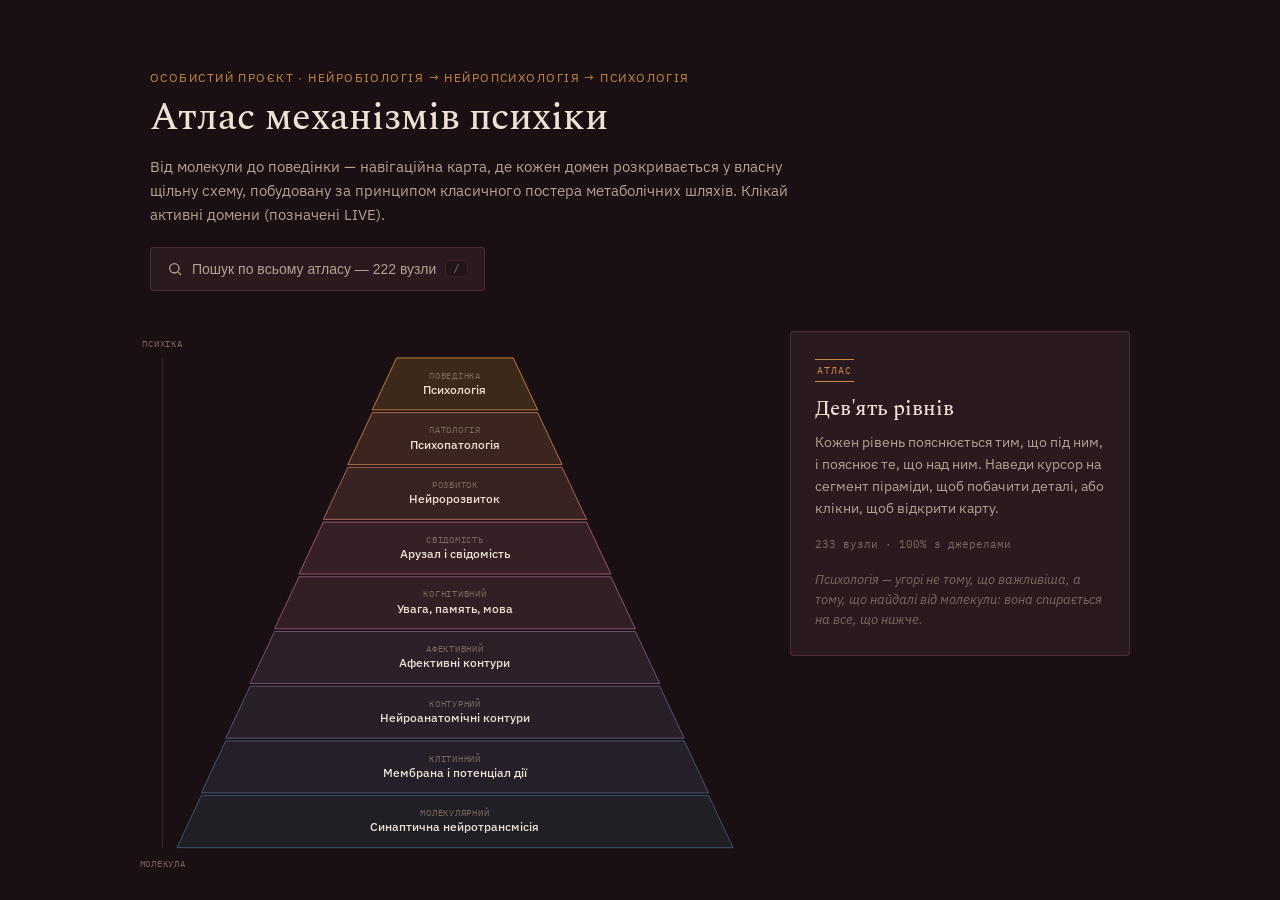
<file: index.html>
<!DOCTYPE html>
<html lang="uk">
<head>
<meta charset="UTF-8">
<meta name="viewport" content="width=device-width, initial-scale=1">
<title>Атлас нейробіології, нейропсихології і психології</title>
<link rel="preconnect" href="https://fonts.googleapis.com">
<link href="https://fonts.googleapis.com/css2?family=Spectral:wght@400;500;600;700&family=IBM+Plex+Sans:wght@400;500;600;700&family=IBM+Plex+Mono:wght@400;500&display=swap" rel="stylesheet">
<style>
:root{--bg:#1a1013;--card:#2b1920;--card-border:#4a2e37;--text:#ede2d3;--text-dim:#b3a292;--text-faint:#7d6a5e;--gold:#c98a3f;--bg-soft:#21151a;--border-soft:#3a2229;--gold-soft:#3d2a1a;}
*{box-sizing:border-box;}
body{margin:0;background:var(--bg);font-family:'IBM Plex Sans',sans-serif;color:var(--text);min-height:100vh;}
header{padding:70px 60px 30px;max-width:1100px;margin:0 auto;}
header .eyebrow{font-size:12px;letter-spacing:.12em;text-transform:uppercase;color:var(--gold);margin-bottom:12px;}
header h1{font-family:'Spectral',serif;font-weight:500;font-size:38px;margin:0 0 14px;line-height:1.15;}
header p{color:var(--text-dim);font-size:15px;line-height:1.6;max-width:640px;margin:0;}

.axis{max-width:1100px;margin:20px auto 90px;padding:0 60px;position:relative;}
.axis::before{content:'';position:absolute;left:88px;top:10px;bottom:10px;width:1px;background:var(--card-border);}
.tier{display:flex;gap:28px;align-items:flex-start;margin-bottom:6px;position:relative;}
.tier-label{width:150px;flex-shrink:0;padding-top:22px;text-align:right;font-size:11px;letter-spacing:.06em;
  text-transform:uppercase;color:var(--text-faint);position:relative;}
.tier-label::after{content:'';position:absolute;right:-42px;top:28px;width:9px;height:9px;border-radius:50%;
  background:var(--gold);}
.cards{display:flex;gap:16px;flex:1;flex-wrap:wrap;padding:8px 0;}
.card{width:220px;background:var(--card);border:1px solid var(--card-border);border-radius:3px;padding:20px;
  text-decoration:none;color:var(--text);transition:border-color .15s, transform .15s;position:relative;}
.card.active:hover{border-color:var(--gold);transform:translateY(-3px);}
.card.disabled{opacity:.4;cursor:default;}
.card h3{font-family:'Spectral',serif;font-weight:500;font-size:16.5px;margin:0 0 8px;}
.card p{font-size:12.5px;color:var(--text-dim);line-height:1.5;margin:0;}
.status{position:absolute;top:16px;right:16px;font-size:9.5px;padding:3px 6px;border-radius:1px;font-family:"IBM Plex Mono",monospace;letter-spacing:.04em;
  text-transform:uppercase;letter-spacing:.05em;}
.status.live{background:none;border:1px solid #7c8f70;color:#9db38f;}
.status.soon{background:rgba(154,160,180,.12);color:var(--text-faint);}

@media (max-width: 640px){
  header{padding:44px 22px 20px;}
  header h1{font-size:28px;}
  header p{font-size:13.5px;}
  .axis{padding:0 22px 0 26px;margin:14px auto 60px;}
  .axis::before{left:8px;}
  .tier{flex-direction:column;gap:6px;margin-bottom:22px;}
  .tier-label{width:auto;text-align:left;padding-top:0;padding-left:22px;position:relative;}
  .tier-label::after{left:-1px;right:auto;top:6px;}
  .cards{padding-left:22px;}
  .card{width:100%;max-width:340px;}
}


/* ============================================================
   ПІРАМІДА — головна навігація атласу.
   Знизу (молекулярний, найширший фундамент) догори
   (психологія, найвужча вершина). Форма несе сенс:
   нижні рівні фізично тримають на собі верхні.
   ============================================================ */
.pyramid-wrap{max-width:1100px;margin:10px auto 80px;padding:0 60px;
  display:grid;grid-template-columns:1fr 340px;gap:48px;align-items:start;}
#pyramid{width:100%;height:auto;overflow:visible;}
#pyramid .seg{cursor:pointer;transition:opacity .18s;}
#pyramid .seg polygon{transition:fill .18s, stroke .18s;}
#pyramid .seg:hover polygon{stroke:var(--gold);stroke-width:1.8;}
#pyramid .seg.dim{opacity:.32;}
#pyramid .seg-label{font-family:'IBM Plex Sans',sans-serif;font-size:13px;font-weight:500;
  fill:var(--text);pointer-events:none;}
#pyramid .seg-tier{font-family:'IBM Plex Mono',monospace;font-size:9.5px;letter-spacing:.09em;
  fill:var(--text-faint);pointer-events:none;text-transform:uppercase;}
#pyramid .axis-line{stroke:var(--card-border);stroke-width:1;}
#pyramid .axis-cap{font-family:'IBM Plex Mono',monospace;font-size:9.5px;letter-spacing:.09em;
  fill:var(--text-faint);text-transform:uppercase;}

.detail{background:var(--card);border:1px solid var(--card-border);border-radius:3px;
  padding:26px 24px;position:sticky;top:30px;min-height:260px;}
.detail .d-tier{font-family:'IBM Plex Mono',monospace;font-size:10px;letter-spacing:.09em;
  text-transform:uppercase;color:var(--gold);border-top:1px solid var(--gold);
  border-bottom:1px solid var(--gold);display:inline-block;padding:4px 2px;margin-bottom:14px;}
.detail h3{font-family:'Spectral',serif;font-weight:500;font-size:21px;margin:0 0 10px;line-height:1.25;}
.detail p{font-size:13.5px;color:var(--text-dim);line-height:1.62;margin:0 0 18px;}
.detail .d-count{font-family:'IBM Plex Mono',monospace;font-size:11px;color:var(--text-faint);
  margin-bottom:18px;}
.detail .d-open{display:inline-flex;align-items:center;gap:8px;padding:10px 16px;
  background:var(--bg-soft);border:1px solid var(--card-border);border-radius:3px;
  color:var(--gold);text-decoration:none;font-size:13px;font-weight:500;transition:.15s;}
.detail .d-open:hover{border-color:var(--gold);background:var(--bg);}
.detail .d-hint{font-size:12.5px;color:var(--text-faint);font-style:italic;line-height:1.6;}

@media (max-width: 900px){
  .pyramid-wrap{grid-template-columns:1fr;gap:26px;padding:0 22px;}
  .detail{position:static;min-height:0;}
}

.gs-trigger{background:var(--card);border:1px solid var(--card-border);color:var(--text-dim);
  border-radius:3px;padding:0 16px;height:44px;font-size:14px;cursor:pointer;display:flex;
  align-items:center;gap:9px;transition:.15s;margin-top:20px;}
.gs-trigger:hover{border-color:var(--gold);color:var(--text);}
.gs-trigger kbd{background:var(--bg-soft);border:1px solid var(--border-soft);border-radius:4px;
  padding:1px 7px;font-size:11px;font-family:monospace;color:var(--text-faint);}
#gs-overlay{position:fixed;inset:0;z-index:100;background:rgba(10,11,17,.75);backdrop-filter:blur(3px);
  display:none;align-items:flex-start;justify-content:center;padding:9vh 20px 20px;}
#gs-overlay.open{display:flex;}
#gs-modal{width:100%;max-width:600px;background:var(--bg-soft);border:1px solid var(--card-border);
  border-radius:4px;box-shadow:0 30px 80px rgba(0,0,0,.5);overflow:hidden;max-height:76vh;
  display:flex;flex-direction:column;}
#gs-input-row{display:flex;align-items:center;gap:10px;padding:16px 18px;border-bottom:1px solid var(--border-soft);}
#gs-input-row svg{flex-shrink:0;opacity:.5;}
#gs-input{flex:1;background:none;border:none;outline:none;color:var(--text);font-size:17px;font-family:'IBM Plex Sans';}
#gs-input::placeholder{color:var(--text-faint);}
#gs-esc{font-size:11px;color:var(--text-faint);border:1px solid var(--border-soft);border-radius:5px;padding:3px 8px;flex-shrink:0;}
#gs-results{overflow-y:auto;padding:8px;}
#gs-results .gs-empty{padding:40px 20px;text-align:center;color:var(--text-faint);font-size:13.5px;}
.gs-item{display:flex;align-items:center;gap:12px;padding:11px 12px;border-radius:3px;cursor:pointer;
  text-decoration:none;color:var(--text);transition:background .1s;}
.gs-item:hover, .gs-item.gs-active{background:var(--card);}
.gs-item .gs-dot{width:9px;height:9px;border-radius:50%;flex-shrink:0;}
.gs-item .gs-body{min-width:0;flex:1;}
.gs-item .gs-label{font-size:14.5px;font-weight:500;margin-bottom:2px;white-space:nowrap;overflow:hidden;text-overflow:ellipsis;}
.gs-item .gs-snippet{font-size:12px;color:var(--text-faint);white-space:nowrap;overflow:hidden;text-overflow:ellipsis;}
.gs-item .gs-domain{font-size:10px;text-transform:uppercase;letter-spacing:.05em;color:var(--gold);
  flex-shrink:0;border:1px solid var(--gold-soft);border-radius:1px;padding:3px 9px;border-top:1px solid var(--gold-soft);border-bottom:1px solid var(--gold-soft);}
mark{background:rgba(201,138,63,.35);color:inherit;border-radius:3px;padding:0 1px;}
@media (max-width: 640px){
  .gs-trigger span.gs-label-text{display:none;}
  #gs-overlay{padding:0;}
  #gs-modal{max-width:100%;height:100%;max-height:100%;border-radius:0;}
  #gs-input{font-size:16px;}
  .gs-item .gs-domain{display:none;}
}
</style>
</head>
<body>

<header>
  <div class="eyebrow">Особистий проєкт · нейробіологія → нейропсихологія → психологія</div>
  <h1>Атлас механізмів психіки</h1>
  <p>Від молекули до поведінки — навігаційна карта, де кожен домен розкривається у власну щільну схему,
  побудовану за принципом класичного постера метаболічних шляхів. Клікай активні домени (позначені LIVE).</p>
  <button class="gs-trigger"><svg width="16" height="16" viewBox="0 0 24 24" fill="none" stroke="currentColor" stroke-width="2"><circle cx="11" cy="11" r="7"/><line x1="21" y1="21" x2="16.65" y2="16.65"/></svg><span class="gs-label-text">Пошук по всьому атласу — 222 вузли</span><kbd>/</kbd></button>
</header>

<div class="pyramid-wrap">

  <svg id="pyramid" viewBox="0 0 660 616" xmlns="http://www.w3.org/2000/svg">
    <!-- вертикальна вісь абстракції -->
    <line class="axis-line" x1="14" y1="30" x2="14" y2="576"/>
    <text class="axis-cap" x="14" y="18" text-anchor="middle">психіка</text>
    <text class="axis-cap" x="14" y="598" text-anchor="middle">молекула</text>
    <g class="seg" data-id="psychology" data-file="psychology_atlas.html" data-tier="Поведінка"
       data-title="Атлас психологічних теорій" data-desc="58 теорій у 13 школах — від психоаналізу до клінічних модальностей. Колір-кодована наукова строгість, містки між школами." data-count="58">
      <polygon points="275.0,30 405.0,30 432.2,88 247.8,88" fill="#c98a3f" fill-opacity="0.20" stroke="#c98a3f" stroke-width="1"/>
      <text class="seg-tier" x="340" y="53" text-anchor="middle">Поведінка</text>
      <text class="seg-label" x="340" y="70" text-anchor="middle">Психологія</text>
    </g>
    <g class="seg" data-id="psychopathology" data-file="psychopathology.html" data-tier="Патологія"
       data-title="Психопатологія як збій контурів" data-desc="Депресія, психоз, тривога, ПТСР, ОКР, залежність, СДУГ, вигорання — кожен розлад як розсинхронізація контурів з нижніх рівнів." data-count="13">
      <polygon points="247.8,91 432.2,91 459.4,149 220.6,149" fill="#c07a52" fill-opacity="0.20" stroke="#c07a52" stroke-width="1"/>
      <text class="seg-tier" x="340" y="114" text-anchor="middle">Патологія</text>
      <text class="seg-label" x="340" y="131" text-anchor="middle">Психопатологія</text>
    </g>
    <g class="seg" data-id="development" data-file="development.html" data-tier="Розвиток"
       data-title="Нейророзвиток" data-desc="Пренатальне формування, критичні й сенситивні періоди, синаптичний прунінг, мієлінізація, когнітивний резерв." data-count="14">
      <polygon points="220.6,152 459.4,152 486.7,210 193.3,210" fill="#b56b62" fill-opacity="0.20" stroke="#b56b62" stroke-width="1"/>
      <text class="seg-tier" x="340" y="175" text-anchor="middle">Розвиток</text>
      <text class="seg-label" x="340" y="192" text-anchor="middle">Нейророзвиток</text>
    </g>
    <g class="seg" data-id="consciousness" data-file="consciousness.html" data-tier="Свідомість"
       data-title="Арузал і свідомість" data-desc="Дві осі свідомості, таламокортикальні петлі, розлади свідомості, конкуруючі теорії (GNWT, IIT, HOT), важка проблема Чалмерса." data-count="15">
      <polygon points="193.3,213 486.7,213 513.9,271 166.1,271" fill="#a45f6e" fill-opacity="0.20" stroke="#a45f6e" stroke-width="1"/>
      <text class="seg-tier" x="340" y="236" text-anchor="middle">Свідомість</text>
      <text class="seg-label" x="340" y="253" text-anchor="middle">Арузал і свідомість</text>
    </g>
    <g class="seg" data-id="cognition" data-file="cognition.html" data-tier="Когнітивний"
       data-title="Увага, память, мова" data-desc="Три мережі уваги за Познером, системи памʼяті, виконавчі функції, зони Брока й Верніке." data-count="13">
      <polygon points="166.1,274 513.9,274 541.1,332 138.9,332" fill="#8f5a76" fill-opacity="0.20" stroke="#8f5a76" stroke-width="1"/>
      <text class="seg-tier" x="340" y="297" text-anchor="middle">Когнітивний</text>
      <text class="seg-label" x="340" y="314" text-anchor="middle">Увага, память, мова</text>
    </g>
    <g class="seg" data-id="affect" data-file="affect.html" data-tier="Афективний"
       data-title="Афективні контури" data-desc="Сім базових емоційних систем Панксеппа, HPA-вісь, каскад кортизолу, алостатичне навантаження." data-count="14">
      <polygon points="138.9,335 541.1,335 568.3,393 111.7,393" fill="#77597c" fill-opacity="0.20" stroke="#77597c" stroke-width="1"/>
      <text class="seg-tier" x="340" y="358" text-anchor="middle">Афективний</text>
      <text class="seg-label" x="340" y="375" text-anchor="middle">Афективні контури</text>
    </g>
    <g class="seg" data-id="circuits" data-file="circuits.html" data-tier="Контурний"
       data-title="Нейроанатомічні контури" data-desc="Коло Папеца, пряма й непряма ланки базальних гангліїв, мезолімбічний і мезокортикальний шляхи, ARAS. Анатомічний макет." data-count="26">
      <polygon points="111.7,396 568.3,396 595.6,454 84.4,454" fill="#5f5b7e" fill-opacity="0.20" stroke="#5f5b7e" stroke-width="1"/>
      <text class="seg-tier" x="340" y="419" text-anchor="middle">Контурний</text>
      <text class="seg-label" x="340" y="436" text-anchor="middle">Нейроанатомічні контури</text>
    </g>
    <g class="seg" data-id="membrane" data-file="membrane.html" data-tier="Клітинний"
       data-title="Мембрана і потенціал дії" data-desc="Потенціал спокою, деполяризація, сальтаторне проведення, LTP/LTD, дорослий нейрогенез." data-count="28">
      <polygon points="84.4,457 595.6,457 622.8,515 57.2,515" fill="#4a5c7c" fill-opacity="0.20" stroke="#4a5c7c" stroke-width="1"/>
      <text class="seg-tier" x="340" y="480" text-anchor="middle">Клітинний</text>
      <text class="seg-label" x="340" y="497" text-anchor="middle">Мембрана і потенціал дії</text>
    </g>
    <g class="seg" data-id="synapse" data-file="synapse.html" data-tier="Молекулярний"
       data-title="Синаптична нейротрансмісія" data-desc="Синтез і деградація дофаміну, серотоніну, ГАМК/глутамату, ацетилхоліну; рецептори, другі посередники, везикулярний цикл." data-count="57">
      <polygon points="57.2,518 622.8,518 650.0,576 30.0,576" fill="#3d5c72" fill-opacity="0.20" stroke="#3d5c72" stroke-width="1"/>
      <text class="seg-tier" x="340" y="541" text-anchor="middle">Молекулярний</text>
      <text class="seg-label" x="340" y="558" text-anchor="middle">Синаптична нейротрансмісія</text>
    </g>
  </svg>

  <aside class="detail" id="detail">
    <div class="d-tier" id="d-tier">Атлас</div>
    <h3 id="d-title">Дев'ять рівнів</h3>
    <p id="d-desc">Кожен рівень пояснюється тим, що під ним, і пояснює те, що над ним. Наведи курсор на сегмент піраміди, щоб побачити деталі, або клікни, щоб відкрити карту.</p>
    <div class="d-count" id="d-count">233 вузли · 100% з джерелами</div>
    <a class="d-open" id="d-open" href="psychology_atlas.html" style="display:none;">Відкрити карту →</a>
    <div class="d-hint" id="d-hint">Психологія — угорі не тому, що важливіша, а тому, що найдалі від молекули: вона спирається на все, що нижче.</div>
  </aside>

</div>

<script>
(function(){
  const detail = {
    tier: document.getElementById('d-tier'),
    title: document.getElementById('d-title'),
    desc: document.getElementById('d-desc'),
    count: document.getElementById('d-count'),
    open: document.getElementById('d-open'),
    hint: document.getElementById('d-hint')
  };
  const segs = document.querySelectorAll('#pyramid .seg');
  const DEFAULT = {
    tier:'Атлас', title:"Дев'ять рівнів",
    desc:'Кожен рівень пояснюється тим, що під ним, і пояснює те, що над ним. Наведи курсор на сегмент піраміди, щоб побачити деталі, або клікни, щоб відкрити карту.',
    count:'233 вузли · 100% з джерелами'
  };

  function show(seg){
    segs.forEach(s => s.classList.toggle('dim', s !== seg));
    detail.tier.textContent = seg.dataset.tier;
    detail.title.textContent = seg.dataset.title;
    detail.desc.textContent = seg.dataset.desc;
    detail.count.textContent = seg.dataset.count + ' вузлів · усі з джерелами';
    detail.open.href = seg.dataset.file;
    detail.open.style.display = 'inline-flex';
    detail.hint.style.display = 'none';
  }
  function reset(){
    segs.forEach(s => s.classList.remove('dim'));
    detail.tier.textContent = DEFAULT.tier;
    detail.title.textContent = DEFAULT.title;
    detail.desc.textContent = DEFAULT.desc;
    detail.count.textContent = DEFAULT.count;
    detail.open.style.display = 'none';
    detail.hint.style.display = 'block';
  }

  segs.forEach(seg => {
    seg.addEventListener('mouseenter', () => show(seg));
    seg.addEventListener('click', () => { window.location.href = seg.dataset.file; });
    // клавіатурна доступність
    seg.setAttribute('tabindex', '0');
    seg.setAttribute('role', 'link');
    seg.addEventListener('focus', () => show(seg));
    seg.addEventListener('keydown', e => {
      if(e.key === 'Enter' || e.key === ' '){ e.preventDefault(); window.location.href = seg.dataset.file; }
    });
  });
  document.getElementById('pyramid').addEventListener('mouseleave', reset);
})();
</script>

<script src="search-index.js"></script>
<script src="global-search.js"></script>
<script>window.addEventListener('load', GlobalSearch.init);</script>
</body>
</html>
</file>
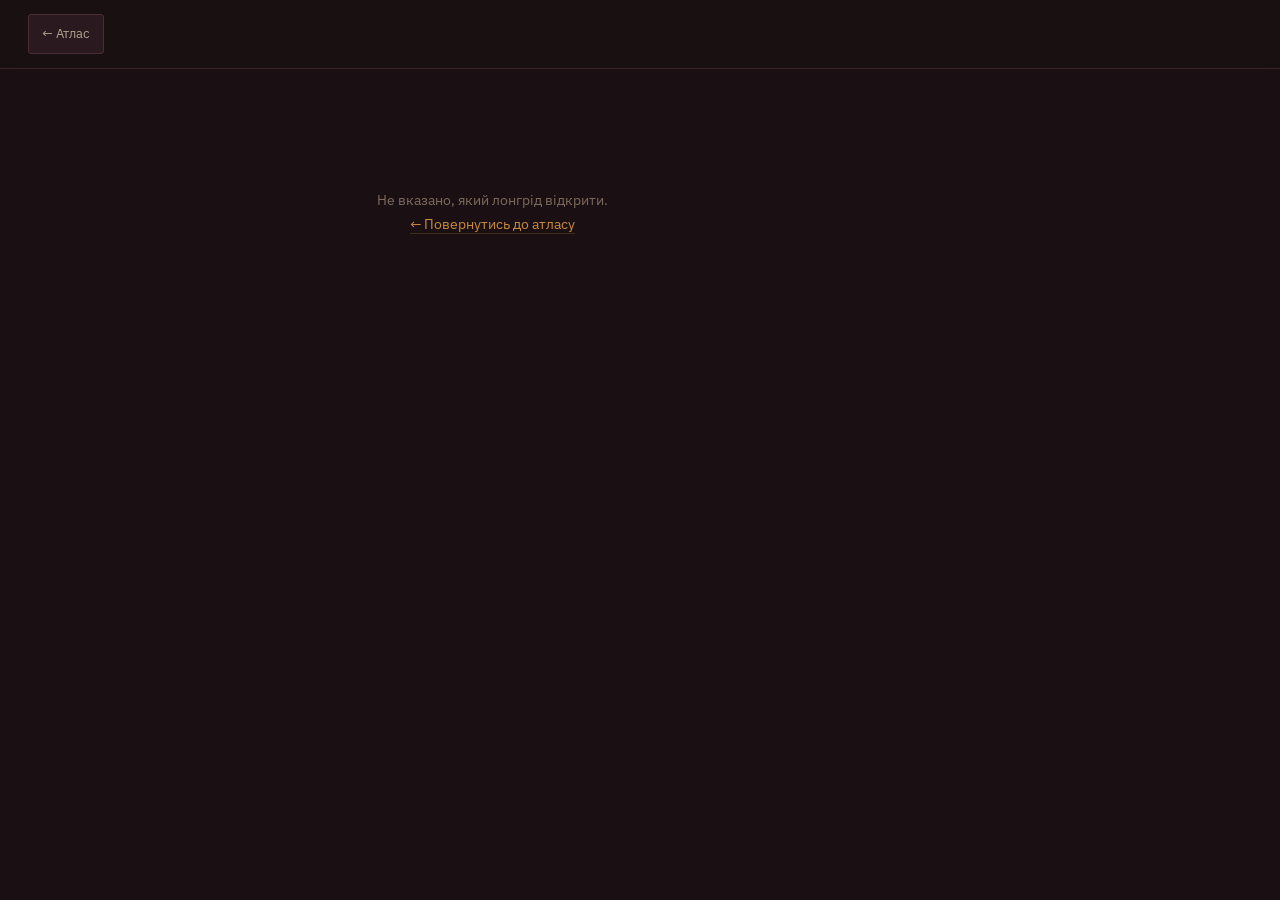
<file: longread.html>
<!DOCTYPE html>
<html lang="uk">
<head>
<meta charset="UTF-8">
<meta name="viewport" content="width=device-width, initial-scale=1">
<title>Лонгрід · Атлас механізмів психіки</title>
<link rel="preconnect" href="https://fonts.googleapis.com">
<link href="https://fonts.googleapis.com/css2?family=Spectral:ital,wght@0,400;0,500;0,600;1,400&family=IBM+Plex+Sans:wght@400;500;600&family=IBM+Plex+Mono:wght@400;500&display=swap" rel="stylesheet">
<style>
:root{
  --bg:#1a1013; --bg-soft:#21151a; --card:#2b1920; --card-border:#4a2e37;
  --border-soft:#3a2229; --text:#ede2d3; --text-dim:#b3a292; --text-faint:#7d6a5e;
  --gold:#c98a3f; --gold-soft:#3d2a1a; --sage:#7c8f70;
}
*{box-sizing:border-box;}
html{scroll-behavior:smooth;}
body{margin:0;background:var(--bg);color:var(--text);font-family:'IBM Plex Sans',sans-serif;
  line-height:1.7;}

/* --- прогрес читання --- */
#progress{position:fixed;top:0;left:0;height:2px;background:var(--gold);z-index:100;width:0;
  transition:width .1s linear;}

/* --- топбар --- */
#top{position:sticky;top:0;z-index:50;display:flex;align-items:center;gap:14px;
  padding:14px 28px;background:rgba(26,16,19,.94);backdrop-filter:blur(8px);
  border-bottom:1px solid var(--border-soft);}
#top a.back{color:var(--text-dim);text-decoration:none;font-size:13px;
  border:1px solid var(--card-border);border-radius:3px;padding:8px 13px;
  background:var(--card);transition:.15s;white-space:nowrap;}
#top a.back:hover{border-color:var(--gold);color:var(--text);}
#top .crumb{font-family:'IBM Plex Mono',monospace;font-size:11px;letter-spacing:.06em;
  text-transform:uppercase;color:var(--text-faint);overflow:hidden;text-overflow:ellipsis;white-space:nowrap;}
#top .crumb a{color:var(--gold);text-decoration:none;}
#top .crumb a:hover{text-decoration:underline;}

/* --- макет: зміст + текст --- */
.wrap{max-width:1180px;margin:0 auto;padding:40px 28px 120px;
  display:grid;grid-template-columns:1fr 240px;gap:56px;align-items:start;}

/* --- сам лонгрід --- */
article{max-width:none;}
article h1{font-family:'Spectral',serif;font-weight:600;font-size:40px;line-height:1.18;
  margin:0 0 10px;letter-spacing:-.01em;}
article .subtitle{font-size:17px;color:var(--text-dim);line-height:1.6;margin:0 0 8px;
  max-width:62ch;}
article .meta{font-family:'IBM Plex Mono',monospace;font-size:11.5px;color:var(--text-faint);
  letter-spacing:.05em;padding-bottom:26px;margin-bottom:34px;border-bottom:1px solid var(--border-soft);}

article h2{font-family:'Spectral',serif;font-weight:600;font-size:27px;line-height:1.28;
  margin:52px 0 16px;scroll-margin-top:80px;}
article h3{font-family:'Spectral',serif;font-weight:500;font-size:20px;line-height:1.35;
  margin:36px 0 12px;color:var(--text);scroll-margin-top:80px;}
article p{font-size:17px;line-height:1.78;color:var(--text-dim);margin:0 0 20px;max-width:66ch;}
article strong{color:var(--text);font-weight:600;}
article em{font-style:italic;}
article a{color:var(--gold);text-decoration:none;border-bottom:1px solid var(--gold-soft);
  transition:border-color .15s;}
article a:hover{border-bottom-color:var(--gold);}

article ul, article ol{max-width:66ch;padding-left:22px;margin:0 0 22px;}
article li{font-size:17px;line-height:1.75;color:var(--text-dim);margin-bottom:9px;}
article li::marker{color:var(--gold);}

article blockquote{margin:28px 0;padding:2px 0 2px 22px;border-left:2px solid var(--gold);
  max-width:64ch;}
article blockquote p{font-family:'Spectral',serif;font-style:italic;font-size:18px;
  color:var(--text);line-height:1.68;}

article code{font-family:'IBM Plex Mono',monospace;font-size:14px;background:var(--card);
  padding:2px 6px;border-radius:2px;color:var(--gold);}
article pre{background:var(--bg-soft);border:1px solid var(--border-soft);border-radius:3px;
  padding:18px;overflow-x:auto;max-width:66ch;margin:0 0 22px;}
article pre code{background:none;padding:0;color:var(--text-dim);font-size:13.5px;line-height:1.6;}

article table{border-collapse:collapse;margin:0 0 26px;font-size:15px;width:100%;max-width:66ch;}
article th{text-align:left;font-family:'IBM Plex Mono',monospace;font-size:11px;
  text-transform:uppercase;letter-spacing:.07em;color:var(--text-faint);font-weight:500;
  padding:10px 14px 10px 0;border-bottom:1px solid var(--card-border);}
article td{padding:12px 14px 12px 0;border-bottom:1px solid var(--border-soft);
  color:var(--text-dim);line-height:1.6;vertical-align:top;}

article hr{border:none;border-top:1px solid var(--border-soft);margin:44px 0;max-width:66ch;}

article img{max-width:100%;height:auto;border:1px solid var(--card-border);border-radius:2px;
  display:block;margin:26px 0 8px;}

/* --- зміст (правий стовпчик) --- */
#toc{position:sticky;top:80px;font-size:13px;}
#toc .toc-title{font-family:'IBM Plex Mono',monospace;font-size:10.5px;letter-spacing:.09em;
  text-transform:uppercase;color:var(--text-faint);margin-bottom:14px;
  padding-bottom:9px;border-bottom:1px solid var(--border-soft);}
#toc a{display:block;color:var(--text-faint);text-decoration:none;padding:6px 0 6px 12px;
  border-left:1px solid var(--border-soft);line-height:1.45;transition:.15s;}
#toc a:hover{color:var(--text-dim);border-left-color:var(--text-faint);}
#toc a.active{color:var(--gold);border-left-color:var(--gold);}
#toc a.lvl3{padding-left:24px;font-size:12px;}

/* --- назад до вузла --- */
.node-link{margin-top:56px;padding:20px 22px;background:var(--card);
  border:1px solid var(--card-border);border-radius:3px;max-width:66ch;}
.node-link .nl-label{font-family:'IBM Plex Mono',monospace;font-size:10.5px;
  letter-spacing:.08em;text-transform:uppercase;color:var(--text-faint);margin-bottom:8px;}
.node-link a{color:var(--gold);text-decoration:none;font-size:15px;font-weight:500;
  border:none;}
.node-link a:hover{text-decoration:underline;}

#loading, #error{padding:80px 0;text-align:center;color:var(--text-faint);font-size:14px;}
#error a{color:var(--gold);}

@media (max-width: 900px){
  .wrap{grid-template-columns:1fr;gap:0;padding:28px 20px 80px;}
  #toc{display:none;}
  article h1{font-size:30px;}
  article h2{font-size:23px;margin:40px 0 14px;}
  article h3{font-size:18px;}
  article p, article li{font-size:16.5px;}
  #top{padding:12px 18px;gap:10px;}
}
</style>
</head>
<body>

<div id="progress"></div>

<div id="top">
  <a class="back" href="neuro_atlas_index.html">← Атлас</a>
  <div class="crumb" id="crumb"></div>
</div>

<div class="wrap">
  <article id="content">
    <div id="loading">Завантажую…</div>
  </article>
  <nav id="toc"></nav>
</div>

<script src="marked.min.js"></script>
<script>
(function(){
  const params = new URLSearchParams(location.search);
  const slug = (params.get('id') || '').replace(/[^a-zA-Z0-9_-]/g, '');  // безпека: тільки безпечні символи

  if(!slug){
    document.getElementById('content').innerHTML =
      '<div id="error">Не вказано, який лонгрід відкрити.<br><a href="neuro_atlas_index.html">← Повернутись до атласу</a></div>';
    return;
  }

  fetch(`longreads/${slug}.md`)
    .then(r => { if(!r.ok) throw new Error('404'); return r.text(); })
    .then(md => render(md))
    .catch(() => {
      document.getElementById('content').innerHTML =
        `<div id="error">Лонгрід «${slug}» ще не написаний.<br><a href="neuro_atlas_index.html">← Повернутись до атласу</a></div>`;
    });

  function render(md){
    // --- frontmatter: --- ключ: значення ---
    let meta = {};
    const fm = md.match(/^---\n([\s\S]*?)\n---\n/);
    if(fm){
      fm[1].split('\n').forEach(line => {
        const i = line.indexOf(':');
        if(i > 0) meta[line.slice(0,i).trim()] = line.slice(i+1).trim();
      });
      md = md.slice(fm[0].length);
    }

    marked.setOptions({ gfm:true, breaks:false, headerIds:false, mangle:false });
    let html = marked.parse(md);

    const art = document.getElementById('content');
    const parts = [];

    if(meta.title) parts.push(`<h1>${esc(meta.title)}</h1>`);
    if(meta.subtitle) parts.push(`<p class="subtitle">${esc(meta.subtitle)}</p>`);

    const metaBits = [];
    if(meta.reading) metaBits.push(esc(meta.reading));
    if(meta.updated) metaBits.push('оновлено ' + esc(meta.updated));
    if(metaBits.length) parts.push(`<div class="meta">${metaBits.join(' · ')}</div>`);

    parts.push(html);

    // Посилання назад на вузол атласу
    if(meta.node && meta.domain){
      const label = meta.node_label || meta.node;
      parts.push(`
        <div class="node-link">
          <div class="nl-label">Вузол в атласі</div>
          <a href="${esc(meta.domain)}#${esc(meta.node)}">${esc(label)} →</a>
        </div>`);
    }

    art.innerHTML = parts.join('\n');

    // Хлібні крихти
    const crumb = document.getElementById('crumb');
    crumb.innerHTML = meta.domain && meta.node_label
      ? `<a href="${esc(meta.domain)}">${esc(meta.domain_label || 'Домен')}</a> · ${esc(meta.node_label)}`
      : (meta.title ? esc(meta.title) : '');

    document.title = (meta.title || 'Лонгрід') + ' · Атлас механізмів психіки';

    buildTOC();
    trackProgress();
  }

  function esc(s){ return String(s).replace(/&/g,'&amp;').replace(/</g,'&lt;').replace(/"/g,'&quot;'); }

  function slugify(t){
    return t.toLowerCase().replace(/[^\wа-яїієґ\s-]/gi,'').trim().replace(/\s+/g,'-');
  }

  function buildTOC(){
    const heads = document.querySelectorAll('article h2, article h3');
    if(!heads.length) return;
    const toc = document.getElementById('toc');
    toc.innerHTML = '<div class="toc-title">Зміст</div>';
    heads.forEach(h => {
      if(!h.id) h.id = slugify(h.textContent);
      const a = document.createElement('a');
      a.href = '#' + h.id;
      a.textContent = h.textContent;
      if(h.tagName === 'H3') a.className = 'lvl3';
      toc.appendChild(a);
    });

    // підсвітка активного розділу
    const links = toc.querySelectorAll('a');
    const obs = new IntersectionObserver(entries => {
      entries.forEach(e => {
        if(e.isIntersecting){
          links.forEach(l => l.classList.toggle('active', l.getAttribute('href') === '#' + e.target.id));
        }
      });
    }, { rootMargin: '-80px 0px -70% 0px' });
    heads.forEach(h => obs.observe(h));
  }

  function trackProgress(){
    const bar = document.getElementById('progress');
    window.addEventListener('scroll', () => {
      const h = document.documentElement.scrollHeight - window.innerHeight;
      bar.style.width = h > 0 ? (window.scrollY / h * 100) + '%' : '0';
    }, { passive: true });
  }
})();
</script>
</body>
</html>
</file>
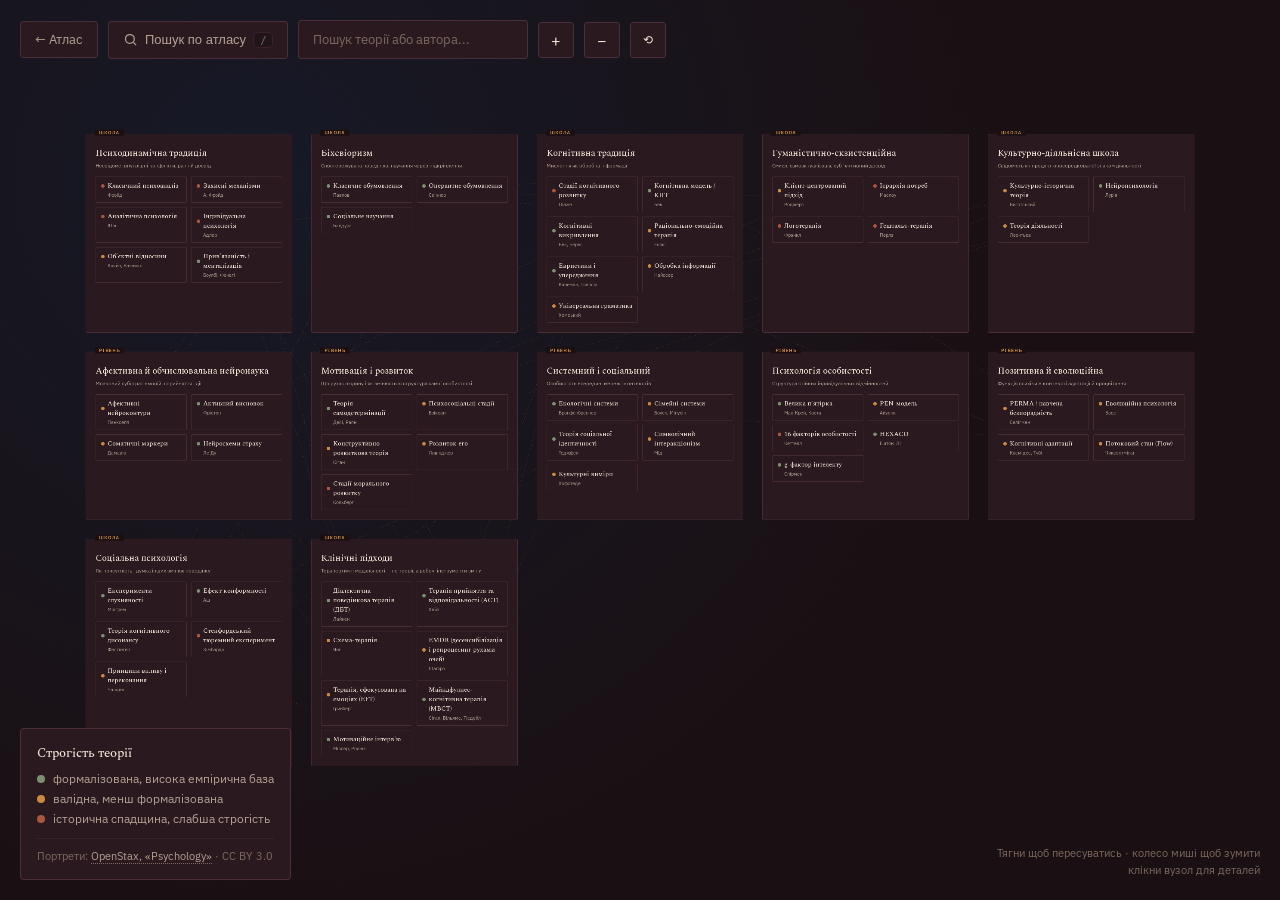
<file: psychology_atlas.html>
<!DOCTYPE html>
<html lang="uk">
<head>
<meta charset="UTF-8">
<meta name="viewport" content="width=device-width, initial-scale=1">
<title>Атлас психологічних теорій</title>
<link rel="preconnect" href="https://fonts.googleapis.com">
<link rel="preconnect" href="https://fonts.gstatic.com" crossorigin>
<link href="https://fonts.googleapis.com/css2?family=Spectral:wght@400;500;600;700&family=IBM+Plex+Sans:wght@400;500;600;700&family=IBM+Plex+Mono:wght@400;500&display=swap" rel="stylesheet">
<style>
:root{
  --bg:#1a1013;
  --bg-grid:#21151a;
  --territory:#2b1920;
  --territory-border:#4a2e37;
  --card:#2b1920;
  --card-border:#4a2e37;
  --text:#ede2d3;
  --text-dim:#b3a292;
  --text-faint:#7d6a5e;
  --gold:#c98a3f;
  --green:#7c8f70;
  --green-dim:#4e5c47;
  --amber:#c98a3f;
  --amber-dim:#7d5a2e;
  --coral:#a8583f;
  --coral-dim:#6b3a2a;
  --bg-soft:#21151a;
  --border-soft:#3a2229;
  --gold-soft:#3d2a1a;
}
*{box-sizing:border-box;}
html,body{margin:0;padding:0;height:100%;background:var(--bg);overflow:hidden;font-family:'IBM Plex Sans',sans-serif;}
#viewport{position:relative;width:100vw;height:100vh;overflow:hidden;cursor:grab;background:
  radial-gradient(circle at 20% 20%, #161927 0%, var(--bg) 60%);}
#viewport.dragging{cursor:grabbing;}
#canvas{position:absolute;top:0;left:0;transform-origin:0 0;will-change:transform;}
.grid{display:grid;grid-template-columns:repeat(5,480px);gap:44px;padding:80px;position:relative;z-index:2;}
.territory{background:var(--territory);border:1px solid var(--territory-border);border-radius:3px;padding:22px;position:relative;}
.territory::before{content:attr(data-tag);position:absolute;top:-11px;left:20px;background:var(--bg);padding:0 10px;
  font-family:'IBM Plex Sans';font-size:11px;letter-spacing:0.12em;text-transform:uppercase;color:var(--gold);font-weight:600;}
.territory h2{font-family:'Spectral',serif;font-weight:500;font-size:21px;color:var(--text);margin:6px 0 4px;}
.territory .sub{font-size:12px;color:var(--text-dim);margin:0 0 16px;line-height:1.5;}
.nodes{display:flex;flex-wrap:wrap;gap:10px;}
.node{width:212px;background:var(--card);border:1px solid var(--card-border);border-radius:2px;padding:10px 12px;
  cursor:pointer;transition:border-color .15s, transform .15s, opacity .2s;}
.node:hover{border-color:var(--gold);transform:translateY(-2px);}
.node.dim{opacity:0.18;}
.node.active{border-color:var(--gold);border-width:1.5px;}
.node-top{display:flex;align-items:center;gap:7px;margin-bottom:3px;}
.dot{width:8px;height:8px;border-radius:50%;flex-shrink:0;}
.dot.green{background:var(--green);}
.dot.amber{background:var(--amber);}
.dot.coral{background:var(--coral);}
.node-name{font-family:'Spectral',serif;font-size:14.5px;color:var(--text);font-weight:500;}
.node-fig{font-size:11px;color:var(--text-dim);margin-left:15px;}
svg#connections{position:absolute;top:0;left:0;pointer-events:none;z-index:1;overflow:visible;}
svg#connections path{fill:none;stroke:var(--gold);stroke-width:1;stroke-dasharray:2 4;opacity:0.35;}

#toolbar{position:fixed;top:20px;left:20px;z-index:10;display:flex;gap:10px;align-items:center;}
#search{background:var(--card);border:1px solid var(--card-border);color:var(--text);border-radius:3px;
  padding:10px 14px;font-family:'IBM Plex Sans';font-size:13px;width:230px;outline:none;}
#search::placeholder{color:var(--text-faint);}
#search:focus{border-color:var(--gold);}
.zoombtn{background:var(--card);border:1px solid var(--card-border);color:var(--text);border-radius:3px;
  width:36px;height:36px;font-size:16px;cursor:pointer;font-family:'IBM Plex Sans';}
.zoombtn:hover{border-color:var(--gold);}

#legend{position:fixed;bottom:20px;left:20px;z-index:10;background:var(--card);border:1px solid var(--card-border);
  border-radius:3px;padding:14px 16px;font-size:12px;color:var(--text-dim);}
#legend .row{display:flex;align-items:center;gap:8px;margin:5px 0;cursor:pointer;}
#legend .title{font-family:'Spectral',serif;font-size:13px;color:var(--text);margin-bottom:8px;font-weight:500;}

#panel{position:fixed;top:0;right:-380px;width:360px;height:100%;background:var(--territory);
  border-left:1px solid var(--territory-border);z-index:20;transition:right .25s ease;padding:32px 28px;overflow-y:auto;}
#panel.open{right:0;}
#panel .close{position:absolute;top:22px;right:22px;background:none;border:none;color:var(--text-dim);
  font-size:20px;cursor:pointer;}
#panel .badge{display:inline-block;font-size:10.5px;letter-spacing:.09em;text-transform:uppercase;
  padding:4px 2px;margin-bottom:14px;font-weight:600;border-top:1px solid currentColor;border-bottom:1px solid currentColor;background:none !important;}
#panel .badge.green{color:var(--green);}
#panel .badge.amber{color:var(--amber);}
#panel .badge.coral{color:var(--coral);}
#panel h3{font-family:'Spectral',serif;font-size:26px;color:var(--text);margin:0 0 4px;font-weight:500;}
#panel .figures{font-size:13px;color:var(--gold);margin-bottom:20px;}

/* ============================================================
   ПОРТРЕТ ПОСТАТІ — з типографічним фолбеком.
   Якщо портрета немає (або зображення не завантажилось),
   показується монограма з ініціалів у стилі атласу.
   Це виглядає як задум, а не як зламана картинка.
   ============================================================ */
#panel .fig-row{display:flex;align-items:center;gap:16px;margin-bottom:22px;}
#panel .fig-portrait{width:74px;height:74px;flex-shrink:0;border-radius:2px;
  border:1px solid var(--card-border);background:var(--bg-soft);overflow:hidden;
  display:flex;align-items:center;justify-content:center;position:relative;}
#panel .fig-portrait img{width:100%;height:100%;object-fit:cover;object-position:center top;
  filter:grayscale(1) contrast(1.05) sepia(.18);}
#panel .fig-portrait .monogram{font-family:'Spectral',serif;font-size:25px;font-weight:600;
  color:var(--gold);letter-spacing:.02em;opacity:.85;}
#panel .fig-portrait::after{content:'';position:absolute;inset:0;pointer-events:none;
  box-shadow:inset 0 0 0 1px rgba(201,138,63,.14);}
#panel .fig-meta{min-width:0;}
#panel .fig-meta .fig-name{font-size:13.5px;color:var(--gold);line-height:1.4;margin-bottom:3px;}
#panel .fig-meta .fig-era{font-family:'IBM Plex Mono',monospace;font-size:11px;color:var(--text-faint);}
#panel .label{font-size:11px;text-transform:uppercase;letter-spacing:.08em;color:var(--text-faint);margin:18px 0 6px;}
#panel p{font-size:14px;line-height:1.6;color:var(--text-dim);margin:0;}
#panel .sources{list-style:none;margin:0;padding:0;}
#panel .sources li{font-size:13px;line-height:1.58;color:var(--text-dim);margin:0 0 11px;padding-left:18px;position:relative;overflow-wrap:break-word;word-break:break-word;}
#panel .sources li::before{content:'—';position:absolute;left:0;color:var(--gold);}
#panel .sources .src-authors{color:var(--text);font-weight:500;}
#panel .sources .src-year{color:var(--text-faint);font-family:'IBM Plex Mono',monospace;}
#panel .sources a{color:var(--gold);text-decoration:none;border-bottom:1px dotted var(--gold-soft);}
#panel .sources a:hover{border-bottom-style:solid;}
#panel .no-sources{font-size:12.5px;color:var(--text-faint);font-style:italic;}
#panel .xref{margin-top:18px;}
#panel .xref-title{font-size:11px;text-transform:uppercase;letter-spacing:.08em;color:var(--text-faint);margin-bottom:9px;}
#panel .xref a{display:block;color:var(--text-dim);text-decoration:none;font-size:13px;padding:8px 12px;
  border:1px solid var(--border-soft);border-radius:3px;margin-bottom:7px;transition:.15s;}
#panel .xref a:hover{border-color:var(--gold);color:var(--text);}
#panel .xref a .arrow{color:var(--gold);float:right;}

#hint{position:fixed;bottom:20px;right:20px;z-index:10;font-size:11px;color:var(--text-faint);text-align:right;
  font-family:'IBM Plex Sans';line-height:1.6;}

.gs-trigger{background:var(--card);border:1px solid var(--card-border);color:var(--text-dim);
  border-radius:3px;padding:0 14px;height:38px;font-size:13px;cursor:pointer;display:flex;
  align-items:center;gap:7px;transition:.15s;white-space:nowrap;}
.gs-trigger:hover{border-color:var(--gold);color:var(--text);}
.gs-trigger kbd{background:var(--bg-soft);border:1px solid var(--border-soft);border-radius:4px;
  padding:1px 6px;font-size:10.5px;font-family:monospace;color:var(--text-faint);}
#gs-overlay{position:fixed;inset:0;z-index:100;background:rgba(10,11,17,.75);backdrop-filter:blur(3px);
  display:none;align-items:flex-start;justify-content:center;padding:9vh 20px 20px;}
#gs-overlay.open{display:flex;}
#gs-modal{width:100%;max-width:600px;background:var(--bg-soft);border:1px solid var(--card-border);
  border-radius:4px;box-shadow:0 30px 80px rgba(0,0,0,.5);overflow:hidden;max-height:76vh;
  display:flex;flex-direction:column;}
#gs-input-row{display:flex;align-items:center;gap:10px;padding:16px 18px;border-bottom:1px solid var(--border-soft);}
#gs-input-row svg{flex-shrink:0;opacity:.5;}
#gs-input{flex:1;background:none;border:none;outline:none;color:var(--text);font-size:17px;font-family:'IBM Plex Sans';}
#gs-input::placeholder{color:var(--text-faint);}
#gs-esc{font-size:11px;color:var(--text-faint);border:1px solid var(--border-soft);border-radius:5px;padding:3px 8px;flex-shrink:0;}
#gs-results{overflow-y:auto;padding:8px;}
#gs-results .gs-empty{padding:40px 20px;text-align:center;color:var(--text-faint);font-size:13.5px;}
.gs-item{display:flex;align-items:center;gap:12px;padding:11px 12px;border-radius:3px;cursor:pointer;
  text-decoration:none;color:var(--text);transition:background .1s;}
.gs-item:hover, .gs-item.gs-active{background:var(--card);}
.gs-item .gs-dot{width:9px;height:9px;border-radius:50%;flex-shrink:0;}
.gs-item .gs-body{min-width:0;flex:1;}
.gs-item .gs-label{font-size:14.5px;font-weight:500;margin-bottom:2px;white-space:nowrap;overflow:hidden;text-overflow:ellipsis;}
.gs-item .gs-snippet{font-size:12px;color:var(--text-faint);white-space:nowrap;overflow:hidden;text-overflow:ellipsis;}
.gs-item .gs-domain{font-size:10px;text-transform:uppercase;letter-spacing:.05em;color:var(--gold);
  flex-shrink:0;border:1px solid var(--gold-soft);border-radius:1px;padding:3px 9px;border-top:1px solid var(--gold-soft);border-bottom:1px solid var(--gold-soft);}
mark{background:rgba(201,138,63,.35);color:inherit;border-radius:3px;padding:0 1px;}
@media (max-width: 640px){
  .gs-trigger span.gs-label-text{display:none;}
  .gs-trigger{padding:0 10px;width:38px;justify-content:center;}
  #gs-overlay{padding:0;}
  #gs-modal{max-width:100%;height:100%;max-height:100%;border-radius:0;}
  #gs-input{font-size:16px;}
  .gs-item .gs-domain{display:none;}
  #toolbar{flex-wrap:wrap;}
}
#legend .attrib{margin-top:12px;padding-top:10px;border-top:1px solid var(--border-soft);
  font-size:10.5px;color:var(--text-faint);line-height:1.5;}
#legend .attrib a{color:var(--text-dim);text-decoration:none;border-bottom:1px dotted var(--text-faint);}
#legend .attrib a:hover{color:var(--gold);border-bottom-color:var(--gold);}
#toolbar a.back{color:var(--text-dim);text-decoration:none;font-size:13px;
  border:1px solid var(--card-border);border-radius:3px;padding:9px 14px;
  background:var(--card);transition:.15s;white-space:nowrap;display:inline-flex;align-items:center;}
#toolbar a.back:hover{border-color:var(--gold);color:var(--text);}
</style>
</head>
<body>

<div id="toolbar">
  <a class="back" href="neuro_atlas_index.html">← Атлас</a>
  <button class="gs-trigger"><svg width="15" height="15" viewBox="0 0 24 24" fill="none" stroke="currentColor" stroke-width="2"><circle cx="11" cy="11" r="7"/><line x1="21" y1="21" x2="16.65" y2="16.65"/></svg><span class="gs-label-text">Пошук по атласу</span><kbd>/</kbd></button>
  <input id="search" placeholder="Пошук теорії або автора...">
  <button class="zoombtn" onclick="zoomBy(1.2)">+</button>
  <button class="zoombtn" onclick="zoomBy(0.8)">−</button>
  <button class="zoombtn" onclick="resetView()" style="width:auto;padding:0 12px;font-size:12px;">⟲</button>
</div>

<div id="legend">
  <div class="title">Строгість теорії</div>
  <div class="row" onclick="filterRigor('green')"><span class="dot green"></span>формалізована, висока емпірична база</div>
  <div class="row" onclick="filterRigor('amber')"><span class="dot amber"></span>валідна, менш формалізована</div>
  <div class="row" onclick="filterRigor('coral')"><span class="dot coral"></span>історична спадщина, слабша строгість</div>
  <div class="attrib">Портрети: <a href="https://openstax.org/details/books/psychology" target="_blank" rel="noopener">OpenStax, «Psychology»</a> · CC BY 3.0</div>
</div>

<div id="hint">Тягни щоб пересуватись · колесо миші щоб зумити<br>клікни вузол для деталей</div>

<div id="panel">
  <button class="close" onclick="closePanel()">×</button>
  <div class="badge" id="p-badge">строгість</div>
  <h3 id="p-name"></h3>
  <div class="fig-row" id="p-figrow"></div>
  <div class="label">Ключова теза</div>
  <p id="p-claim"></p>
  <div class="label">Слабке місце / критика</div>
  <p id="p-critique"></p>
  <div class="label">Джерела</div>
  <div id="p-sources"></div>
  <div class="xref" id="p-xref"></div>
</div>

<div id="viewport">
  <div id="canvas">
    <svg id="connections"></svg>
    <div class="grid" id="grid"></div>
  </div>
</div>

<script>
const DATA = [
{tag:"Школа", name:"Психодинамічна традиція", sub:"Несвідоме, внутрішні конфлікти, ранній досвід", nodes:[
  {id:"freud", name:"Класичний психоаналіз", fig:"Фройд", era:"1856–1939", rigor:"coral", claim:"Поведінка керується несвідомими драйвами і конфліктами, витісненими з дитинства.", critique:"Ненаукова методологія: гіпотези практично не фальсифікуються, клінічні кейси не відтворюються.", sources:[{"authors": "Freud, S.", "year": "1900", "title": "Die Traumdeutung (Тлумачення снів)", "url": ""}]},
  {id:"defenses", name:"Захисні механізми", fig:"А. Фройд", era:"Анна Фройд, 1895–1982", rigor:"coral", claim:"Его несвідомо спотворює реальність, щоб захиститись від тривоги — витіснення, проекція, заперечення, раціоналізація, сублімація та інші механізми діють автоматично, поза свідомим контролем людини.", critique:"Клінічно інтуїтивно переконливі й досі широко використовуються як мова опису в психодинамічній традиції, але емпірично важко операціоналізувати й перевірити — сам факт застосування конкретного механізму часто визначається post-hoc інтерпретацією терапевта, а не незалежним виміром.", sources:[{"authors": "Freud, A.", "year": "1936", "title": "The Ego and the Mechanisms of Defence", "url": ""}], xref:[{"domain": "cognition", "focus": "inhibition", "label": "Гальмівний контроль ПФК"}]},
  {id:"jung", name:"Аналітична психологія", fig:"Юнг", era:"1875–1961", rigor:"coral", claim:"Психіка містить колективне несвідоме з архетипами, спільними для всього людства.", critique:"Архетипи не мають операційного визначення й не піддаються прямій емпіричній перевірці.", sources:[{"authors": "Jung, C.G.", "year": "1921", "title": "Psychologische Typen (Психологічні типи)", "url": ""}]},
  {id:"adler", name:"Індивідуальна психологія", fig:"Адлер", era:"1870–1937", rigor:"coral", claim:"Головна рушійна сила — компенсація почуття неповноцінності через прагнення до переваги.", critique:"Модель надто загальна, пояснює постфактум майже будь-яку поведінку однаково добре.", sources:[{"authors": "Adler, A.", "year": "1927", "title": "Understanding Human Nature", "url": ""}]},
  {id:"objrel", name:"Обʼєктні відносини", fig:"Кляйн, Вінникот", era:"Кляйн 1882–1960 · Вінникот 1896–1971", rigor:"amber", claim:"Особистість формується через інтерналізацію ранніх стосунків зі значущими іншими.", critique:"Клінічно багата, але спирається переважно на case-study, слабко формалізована.", sources:[{"authors": "Winnicott, D.W.", "year": "1965", "title": "The Maturational Processes and the Facilitating Environment", "url": ""}]},
  {id:"attach", name:"Привʼязаність і ментaлізація", fig:"Боулбі, Фонагі", era:"Боулбі 1907–1990", rigor:"green", claim:"Стиль звʼязку з опікуном у дитинстві формує стратегії регуляції афекту й довіри дорослого.", critique:"Стилі привʼязаності менш стабільні протягом життя, ніж початково стверджувалось.", sources:[{"authors": "Bowlby, J.", "year": "1969", "title": "Attachment and Loss, Vol. 1", "url": ""}, {"authors": "Ainsworth, M.D.S. et al.", "year": "1978", "title": "Patterns of Attachment", "url": ""}]}
]},
{tag:"Школа", name:"Біхевіоризм", sub:"Спостережувана поведінка, научання через підкріплення", nodes:[
  {id:"pavlov", name:"Класичне обумовлення", fig:"Павлов", era:"1849–1936", rigor:"green", claim:"Нейтральний стимул набуває реакції через повторне поєднання з безумовним стимулом.", critique:"Пояснює прості асоціативні реакції, але не складну цілеспрямовану поведінку.", sources:[{"authors": "Pavlov, I.P.", "year": "1927", "title": "Conditioned Reflexes", "url": ""}]},
  {id:"skinner", name:"Оперантне обумовлення", fig:"Скіннер", era:"1904–1990", rigor:"green", claim:"Поведінка закріплюється або згасає залежно від наслідків, які вона викликає.", critique:"Свідомо ігнорує внутрішні когнітивні процеси як обʼєкт вивчення.", sources:[{"authors": "Skinner, B.F.", "year": "1938", "title": "The Behavior of Organisms", "url": ""}]},
  {id:"bandura", name:"Соціальне научання", fig:"Бандура", era:"1925–2021", rigor:"green", claim:"Люди навчаються через спостереження за іншими, без прямого підкріплення.", critique:"Місток до когнітивізму — сам Бандура згодом визнав недостатність чистого біхевіоризму.", sources:[{"authors": "Bandura, A.", "year": "1977", "title": "Social Learning Theory", "url": ""}]}
]},
{tag:"Школа", name:"Когнітивна традиція", sub:"Мислення як обробка інформації", nodes:[
  {id:"piaget", name:"Стадії когнітивного розвитку", fig:"Піаже", era:"1896–1980", rigor:"coral", claim:"Дитина проходить чіткі універсальні стадії побудови логічних схем мислення.", critique:"Точні вікові межі стадій не підтвердились крос-культурно; діти здатні на більше раніше.", sources:[{"authors": "Piaget, J.", "year": "1952", "title": "The Origins of Intelligence in Children", "url": ""}]},
  {id:"beck", name:"Когнітивна модель / КПТ", fig:"Бек", era:"1921–2021", rigor:"green", claim:"Емоційні розлади підтримуються викривленими автоматичними думками і схемами.", critique:"Сильна для симптомів, слабша у поясненні глибинних причин розладу.", sources:[{"authors": "Beck, A.T.", "year": "1979", "title": "Cognitive Therapy of Depression", "url": ""}]},
  {id:"distortions", name:"Когнітивні викривлення", fig:"Бек, Бернс", era:"Бернс, нар. 1942", rigor:"green", claim:"Систематичні помилки мислення — катастрофізація, чорно-біле мислення, надмірне узагальнення, читання думок та інші — підтримують емоційні розлади: не самі події, а спотворена інтерпретація подій генерує страждання.", critique:"Список викривлень описовий і категорії частково перетинаються (складно чітко відрізнити 'катастрофізацію' від 'надмірного узагальнення' на практиці); клінічно корисна спільна мова для терапії, але не точна психометрична таксономія.", sources:[{"authors": "Burns, D.D.", "year": "1980", "title": "Feeling Good: The New Mood Therapy", "url": ""}], xref:[{"domain": "psychopathology", "focus": "depression", "label": "Депресія — де викривлення підтримують розлад"}]},
  {id:"ellis", name:"Раціонально-емоційна терапія", fig:"Елліс", era:"1913–2007", rigor:"amber", claim:"Не подія, а ірраціональне переконання про подію викликає страждання.", critique:"Клінічно ефективна, але теоретичний апарат менш операціоналізований, ніж у Бека.", sources:[{"authors": "Ellis, A.", "year": "1962", "title": "Reason and Emotion in Psychotherapy", "url": ""}]},
  {id:"kahneman", name:"Евристики і упередження", fig:"Канеман, Тверскі", era:"Канеман 1934–2024 · Тверскі 1937–1996", rigor:"green", claim:"Мислення працює через дві системи: швидку інтуїтивну і повільну аналітичну.", critique:"Частина класичних ефектів (напр. деякі прайминг-ефекти) не відтворилась у replication-хвилі.", sources:[{"authors": "Tversky, A. & Kahneman, D.", "year": "1974", "title": "Judgment under uncertainty: heuristics and biases", "url": "https://doi.org/10.1126/science.185.4157.1124"}]},
  {id:"neisser", name:"Обробка інформації", fig:"Найссер", era:"1928–2012", rigor:"amber", claim:"Пізнання можна моделювати як послідовність етапів обробки сигналу, як у компʼютері.", critique:"Метафора компʼютера погано описує паралельність і контекстність реального мозку.", sources:[{"authors": "Neisser, U.", "year": "1967", "title": "Cognitive Psychology", "url": ""}]},
  {id:"chomsky", name:"Універсальна граматика", fig:"Хомський", era:"нар. 1928", rigor:"amber", claim:"Здатність засвоювати мову спирається на вроджений, специфічний для мови модуль мозку — саме научання через імітацію й підкріплення цього не пояснює.", critique:"Класична аргументація 'бідності стимулу' оскаржується коннекціоністськими моделями, які показують: частина граматичних закономірностей таки виводима зі самого мовного вводу, без вродженого модуля.", sources:[{"authors": "Chomsky, N.", "year": "1959", "title": "A Review of B.F. Skinner’s Verbal Behavior", "url": "https://doi.org/10.2307/411334"}]}
]},
{tag:"Школа", name:"Гуманістично-екзистенційна", sub:"Смисл, самоактуалізація, субʼєктивний досвід", nodes:[
  {id:"rogers", name:"Клієнт-центрований підхід", fig:"Роджерс", era:"1902–1987", rigor:"amber", claim:"Особистісне зростання відбувається в умовах безумовного прийняття й емпатії.", critique:"Ключові конструкти (конгруентність, самоактуалізація) важко операціоналізувати кількісно.", sources:[{"authors": "Rogers, C.R.", "year": "1951", "title": "Client-Centered Therapy", "url": ""}]},
  {id:"maslow", name:"Ієрархія потреб", fig:"Маслоу", era:"1908–1970", rigor:"coral", claim:"Потреби організовані в жорстку піраміду від базових до потреби самоактуалізації.", critique:"Емпіричні дослідження не підтверджують жорсткого послідовного порядку задоволення потреб.", sources:[{"authors": "Maslow, A.H.", "year": "1943", "title": "A theory of human motivation", "url": "https://doi.org/10.1037/h0054346"}]},
  {id:"frankl", name:"Логотерапія", fig:"Франкл", era:"1905–1997", rigor:"coral", claim:"Головна рушійна сила людини — пошук смислу, а не задоволення чи влада.", critique:"Філософськи потужна, але важко піддається строгій експериментальній перевірці.", sources:[{"authors": "Frankl, V.E.", "year": "1946", "title": "Man’s Search for Meaning", "url": ""}]},
  {id:"perls", name:"Гештальт-терапія", fig:"Перлз", era:"1893–1970", rigor:"coral", claim:"Зцілення відбувається через усвідомлення цілісного досвіду тут-і-зараз.", critique:"Слабка теоретична база, ефективність підтверджена радше клінічно, ніж експериментально.", sources:[{"authors": "Perls, F., Hefferline, R. & Goodman, P.", "year": "1951", "title": "Gestalt Therapy", "url": ""}]}
]},
{tag:"Школа", name:"Культурно-діяльнісна школа", sub:"Свідомість як продукт опосередкованої знаком діяльності", nodes:[
  {id:"vygotsky", name:"Культурно-історична теорія", fig:"Виготський", era:"1896–1934", rigor:"amber", claim:"Вищі психічні функції виникають через інтеріоризацію знаків у соціальній взаємодії.", critique:"Багато ключових понять (зона найближчого розвитку) описові, а не формалізовані математично.", sources:[{"authors": "Vygotsky, L.S.", "year": "1934", "title": "Thought and Language (Мислення і мовлення)", "url": ""}]},
  {id:"luria", name:"Нейропсихологія", fig:"Лурія", era:"1902–1977", rigor:"green", claim:"Психічні функції спираються на динамічні системи мозкових зон, а не локальні центри.", critique:"Метод синдромного аналізу потужний клінічно, але важко стандартизувати між дослідниками.", sources:[{"authors": "Luria, A.R.", "year": "1973", "title": "The Working Brain", "url": ""}]},
  {id:"leontiev", name:"Теорія діяльності", fig:"Леонтьєв", era:"1903–1979", rigor:"amber", claim:"Мотив народжується через зсув на предмет діяльності — потреба стає конкретним мотивом.", critique:"Не пояснює, чому субʼєкт взагалі ініціює рух до предмета без вродженого двигуна.", sources:[{"authors": "Leontiev, A.N.", "year": "1978", "title": "Activity, Consciousness, and Personality", "url": ""}]}
]},
{tag:"Рівень", name:"Афективна й обчислювальна нейронаука", sub:"Мозковий субстрат емоцій, сприйняття і дії", nodes:[
  {id:"panksepp", name:"Афективні нейроконтури", fig:"Панксепп", era:"1943–2017", rigor:"amber", claim:"Існує сім базових емоційних систем, спільних для всіх ссавців, локалізованих підкірково.", critique:"Переважно тваринні моделі; перенесення таксономії емоцій на людину лишається дискусійним.", sources:[{"authors": "Panksepp, J.", "year": "1998", "title": "Affective Neuroscience", "url": "https://doi.org/10.1093/acprof:oso/9780195096736.001.0001"}]},
  {id:"friston", name:"Активний висновок", fig:"Фрістон", era:"нар. 1959", rigor:"green", claim:"Мозок мінімізує вільну енергію, одночасно пояснюючи сприйняття, дію і научання.", critique:"Математично елегантна, але надзвичайно складна для прямої емпіричної перевірки in vivo.", sources:[{"authors": "Friston, K.", "year": "2010", "title": "The free-energy principle: a unified brain theory?", "url": "https://doi.org/10.1038/nrn2787"}]},
  {id:"damasio", name:"Соматичні маркери", fig:"Дамазіо", era:"нар. 1944", rigor:"amber", claim:"Рішення спираються на тілесні емоційні сигнали, а не лише на чисту логіку.", critique:"Гіпотеза соматичних маркерів отримала змішану підтримку в повторних дослідженнях.", sources:[{"authors": "Damasio, A.R.", "year": "1994", "title": "Descartes’ Error", "url": ""}]},
  {id:"ledoux", name:"Нейросхеми страху", fig:"Ле Ду", era:"нар. 1949", rigor:"green", claim:"Страх обробляється швидким підкірковим шляхом до мигдалини, минаючи свідому оцінку.", critique:"Сам Ле Ду згодом розділив 'страх' як відчуття і захисну поведінкову реакцію — початкова модель спрощена.", sources:[{"authors": "LeDoux, J.E.", "year": "1996", "title": "The Emotional Brain", "url": ""}]}
]},
{tag:"Рівень", name:"Мотивація і розвиток", sub:"Що рухає людину і як змінюється структура самої особистості", nodes:[
  {id:"sdt", name:"Теорія самодетермінації", fig:"Десі, Раян", era:"Десі 1942–2025 · Раян, нар. 1953", rigor:"green", claim:"Три вроджені психологічні потреби — автономія, компетентність, звʼязок — рушій мотивації.", critique:"Універсальність потреб крос-культурно підтверджена, але вага кожної потреби варіюється.", sources:[{"authors": "Deci, E.L. & Ryan, R.M.", "year": "2000", "title": "The “what” and “why” of goal pursuits: self-determination theory", "url": "https://doi.org/10.1207/S15327965PLI1104_01"}]},
  {id:"erikson", name:"Психосоціальні стадії", fig:"Еріксон", era:"1902–1994", rigor:"amber", claim:"Особистість проходить вісім криз протягом усього життя, а не лише в дитинстві.", critique:"Стадії описові й лінійні, слабко верифіковані лонгітюдними дослідженнями.", sources:[{"authors": "Erikson, E.H.", "year": "1950", "title": "Childhood and Society", "url": ""}]},
  {id:"kegan", name:"Конструктивно-розвиткова теорія", fig:"Кіган", era:"нар. 1946", rigor:"amber", claim:"Дорослий розвивається через ускладнення того, субʼєктом чого він є, а що може оцінювати.", critique:"Оцінка стадії вимагає трудомісткого якісного інтервʼю, погано масштабується.", sources:[{"authors": "Kegan, R.", "year": "1982", "title": "The Evolving Self", "url": ""}]},
  {id:"loevinger", name:"Розвиток его", fig:"Ловінджер", era:"1918–2008", rigor:"amber", claim:"Его проходить стадії ускладнення від імпульсивного до автономного й інтегрованого.", critique:"Сильно корелює з віком та освітою, важко відділити від загального когнітивного розвитку.", sources:[{"authors": "Loevinger, J.", "year": "1976", "title": "Ego Development", "url": ""}]},
  {id:"kohlberg", name:"Стадії морального розвитку", fig:"Кольберг", era:"1927–1987", rigor:"coral", claim:"Моральне мислення проходить універсальну послідовність стадій — від орієнтації на покарання до принципів справедливості, незалежних від конкретного закону.", critique:"Крос-культурні дослідження й критика Керол Ґілліган показали культурну й гендерну упередженість вищих стадій: те, що Кольберг вважав 'найвищою' мораллю, відображало специфічно західну, індивідуалістичну етику.", sources:[{"authors": "Kohlberg, L.", "year": "1969", "title": "Stage and sequence: the cognitive-developmental approach to socialization", "url": ""}]}
]},
{tag:"Рівень", name:"Системний і соціальний", sub:"Особистість всередині мереж і контекстів", nodes:[
  {id:"bronfenbrenner", name:"Екологічні системи", fig:"Бронфенбреннер", era:"1917–2005", rigor:"green", claim:"Розвиток формується вкладеними системами — від сімʼї до культури й політики.", critique:"Модель радше описова структура, ніж перевіряваний причинний механізм.", sources:[{"authors": "Bronfenbrenner, U.", "year": "1979", "title": "The Ecology of Human Development", "url": ""}]},
  {id:"familysys", name:"Сімейні системи", fig:"Боуен, Мінухін", era:"Боуен 1913–1990 · Мінухін 1921–2017", rigor:"amber", claim:"Симптом одного члена родини часто підтримує баланс усієї сімейної системи.", critique:"Спирається переважно на клінічні спостереження, важко контрольовано перевірити.", sources:[{"authors": "Minuchin, S.", "year": "1974", "title": "Families and Family Therapy", "url": ""}]},
  {id:"tajfel", name:"Теорія соціальної ідентичності", fig:"Теджфел", era:"1919–1982", rigor:"green", claim:"Люди категоризують себе й інших у групи, що впливає на самооцінку й упередження.", critique:"Класичні лабораторні ефекти сильні, але перенесення на реальні конфлікти складніше.", sources:[{"authors": "Tajfel, H. & Turner, J.C.", "year": "1979", "title": "An integrative theory of intergroup conflict", "url": ""}]},
  {id:"mead", name:"Символічний інтеракціонізм", fig:"Мід", era:"1863–1931", rigor:"amber", claim:"Самість формується через прийняття ролі й уявну реакцію узагальненого іншого.", critique:"Якісна соціологічна традиція, важко піддається кількісній перевірці гіпотез.", sources:[{"authors": "Mead, G.H.", "year": "1934", "title": "Mind, Self, and Society", "url": ""}]},
  {id:"hofstede", name:"Культурні виміри", fig:"Хофстеде", era:"1928–2020", rigor:"amber", claim:"Національні культури систематично відрізняються за кількома незалежними вимірами — дистанція влади, індивідуалізм/колективізм, уникнення невизначеності та інші — які передбачають різницю в поведінці на робочому місці й поза ним.", critique:"Дані зібрані переважно серед співробітників однієї корпорації (IBM) в один історичний період; пізніші реплікації показують, що виміри менш стабільні й більш контекстно-залежні, ніж передбачала оригінальна модель.", sources:[{"authors": "Hofstede, G.", "year": "1980", "title": "Culture’s Consequences", "url": ""}]}
]},
{tag:"Рівень", name:"Психологія особистості", sub:"Структура стійких індивідуальних відмінностей", nodes:[
  {id:"bigfive", name:"Велика пʼятірка", fig:"Мак-Крей, Коста", era:"Мак-Крей, нар. 1949", rigor:"green", claim:"Особистість описується пʼятьма стійкими вимірами, відтвореними крос-культурно.", critique:"Описує структуру рис, але слабко пояснює причинні механізми їх походження.", sources:[{"authors": "McCrae, R.R. & Costa, P.T.", "year": "1987", "title": "Validation of the five-factor model of personality across instruments and observers", "url": "https://doi.org/10.1037/0022-3514.52.1.81"}]},
  {id:"eysenck", name:"PEN-модель", fig:"Айзенк", era:"1916–1997", rigor:"amber", claim:"Три базові виміри особистості мають конкретний нейрофізіологічний субстрат збудження.", critique:"Запропоновані мозкові механізми лише частково підтвердились пізнішими дослідженнями.", sources:[{"authors": "Eysenck, H.J.", "year": "1967", "title": "The Biological Basis of Personality", "url": ""}]},
  {id:"cattell", name:"16 факторів особистості", fig:"Кеттелл", era:"1905–1998", rigor:"coral", claim:"Особистість складається із шістнадцяти базових вихідних рис через факторний аналіз.", critique:"Факторна структура погано відтворювалась у незалежних вибірках, витіснена Великою пʼятіркою.", sources:[{"authors": "Cattell, R.B.", "year": "1946", "title": "The Description and Measurement of Personality", "url": ""}]},
  {id:"hexaco", name:"HEXACO", fig:"Ештон, Лі", era:"Ештон і Лі, 2000-ті", rigor:"green", claim:"Шостий фактор чесності-смиренності покращує передбачення антисоціальної поведінки.", critique:"Новіша модель, довгострокова крос-культурна валідизація ще триває.", sources:[{"authors": "Ashton, M.C. & Lee, K.", "year": "2007", "title": "Empirical, theoretical, and practical advantages of the HEXACO model", "url": "https://doi.org/10.1177/1088868306294907"}]},
  {id:"gfactor", name:"g-фактор інтелекту", fig:"Спірмен", era:"Спірмен 1863–1945", rigor:"green", claim:"Продуктивність на будь-якому когнітивному тесті частково пояснюється одним загальним фактором (g) — люди, які добре виконують одне інтелектуальне завдання, як правило, добре виконують і інші, попри цілком різний зміст завдань.", critique:"Сама наявність g — статистично дуже стійка знахідка (факторний аналіз відтворюється понад століття), але інтерпретація того, ЩО саме g відображає — єдину causal причину чи статистичний артефакт агрегації різних здібностей — залишається предметом дискусії й досі.", sources:[{"authors": "Spearman, C.", "year": "1904", "title": "“General intelligence,” objectively determined and measured", "url": "https://doi.org/10.2307/1412107"}], xref:[{"domain": "cognition", "focus": "working-mem", "label": "Робоча память — корелює з g"}]}
]},
{tag:"Рівень", name:"Позитивна й еволюційна", sub:"Функція психіки в контексті адаптації й процвітання", nodes:[
  {id:"seligman", name:"PERMA / навчена безпорадність", fig:"Селігман", era:"нар. 1942", rigor:"amber", claim:"Благополуччя складається з пʼяти вимірів: позитив, залученість, стосунки, смисл, досягнення.", critique:"Модель PERMA більш прескриптивна, ніж емпірично виведена з даних.", sources:[{"authors": "Seligman, M.E.P.", "year": "2011", "title": "Flourish", "url": ""}]},
  {id:"buss", name:"Еволюційна психологія", fig:"Басс", era:"нар. 1953", rigor:"amber", claim:"Багато психологічних механізмів — адаптації, що вирішували проблеми виживання предків.", critique:"Пояснення часто пост-фактум 'just-so stories', важко фальсифікувати.", sources:[{"authors": "Buss, D.M.", "year": "1995", "title": "Evolutionary psychology: a new paradigm for psychological science", "url": "https://doi.org/10.1207/s15327965pli0601_1"}]},
  {id:"cosmides", name:"Когнітивні адаптації", fig:"Космідес, Тубі", era:"Космідес, нар. 1957", rigor:"amber", claim:"Розум складається зі спеціалізованих модулів, кожен налаштований на конкретну адаптивну задачу.", critique:"Ступінь модульності мозку є предметом активної незгоди в когнітивній науці.", sources:[{"authors": "Cosmides, L. & Tooby, J.", "year": "1992", "title": "The Adapted Mind", "url": ""}]},
  {id:"csikszentmihalyi", name:"Потоковий стан (Flow)", fig:"Чиксентмігаї", era:"1934–2021", rigor:"amber", claim:"Оптимальне переживання виникає, коли складність завдання точно відповідає рівню навички — не занадто легко (нудьга), не занадто важко (тривога).", critique:"Багата описова модель із сильним інтуїтивним відгуком, але операціоналізація й вимірювання самого 'потоку' лишаються методологічно неоднорідними між дослідженнями.", sources:[{"authors": "Csikszentmihalyi, M.", "year": "1990", "title": "Flow: The Psychology of Optimal Experience", "url": ""}]}
]},
{tag:"Школа", name:"Соціальна психологія", sub:"Як присутність і думка інших змінює поведінку", nodes:[
  {id:"milgram", name:"Експерименти слухняності", fig:"Мілґрем", era:"1933–1984", rigor:"green", claim:"Звичайні люди готові завдавати серйозної шкоди іншим, якщо наказ надходить від легітимного авторитету — навіть без прямого тиску чи погроз.", critique:"Етично неприйнятний за сучасними стандартами (учасників активно обманювали й піддавали сильному стресу); показники слухняності суттєво варіюють залежно від точного протоколу й контексту дослідження.", sources:[{"authors": "Milgram, S.", "year": "1963", "title": "Behavioral study of obedience", "url": "https://doi.org/10.1037/h0040525"}], xref:[{"domain": "cognition", "focus": "inhibition", "label": "Придушення власного судження"}]},
  {id:"asch", name:"Ефект конформності", fig:"Аш", era:"1907–1996", rigor:"green", claim:"Люди свідомо дають неправильну відповідь на просте перцептивне завдання, аби не суперечити одностайній думці групи.", critique:"Ефект сильно залежить від культури (вищий у колективістських) і чисельно менший у сучасних повтореннях, ніж в оригінальних дослідженнях 1950-х.", sources:[{"authors": "Asch, S.E.", "year": "1956", "title": "Studies of independence and conformity", "url": "https://doi.org/10.1037/h0093718"}]},
  {id:"festinger", name:"Теорія когнітивного дисонансу", fig:"Фестінгер", era:"1919–1989", rigor:"green", claim:"Суперечність між переконанням і дією створює психологічний дискомфорт, який людина усуває, змінюючи саме переконання, а не дію.", critique:"Класична теорія із сотнями реплікацій, але існує кілька конкуруючих пояснень тих самих ефектів (напр. теорія самосприйняття Бема) — досі не до кінця ясно, який механізм первинний.", sources:[{"authors": "Festinger, L.", "year": "1957", "title": "A Theory of Cognitive Dissonance", "url": ""}], xref:[{"domain": "circuits", "focus": "cingulate", "label": "ACC — детектор конфлікту сигналу"}]},
  {id:"zimbardo", name:"Стенфордський тюремний експеримент", fig:"Зімбардо", era:"1933–2024", rigor:"coral", claim:"Ситуаційна роль (наглядач/увʼязнений) сама собою штовхає звичайних людей до жорстокої чи покірної поведінки, незалежно від особистості.", critique:"Розсекречені записи й журналістські розслідування показали: дослідник активно інструктував 'наглядачів' бути жорсткішими — результат значною мірою підганявся, а не спостерігався спонтанно. Одна з найгучніших методологічних дискредитацій в історії психології.", sources:[{"authors": "Haney, C., Banks, C. & Zimbardo, P.", "year": "1973", "title": "Interpersonal dynamics in a simulated prison", "url": "https://doi.org/10.1016/0010-440X(73)90005-4"}], xref:[{"domain": "affect", "focus": "rage", "label": "RAGE — ситуаційна агресія"}]},
  {id:"cialdini", name:"Принципи впливу і переконання", fig:"Чалдіні", era:"нар. 1945", rigor:"amber", claim:"Існує невелика кількість універсальних психологічних важелів (взаємність, послідовність, соціальний доказ, авторитет, симпатія, дефіцит), які систематично підвищують згоду.", critique:"Синтез прикладних спостережень, а не єдина перевірювана теорія; частина класичних ефектів впливу останніми роками показала слабшу відтворюваність у великих реплікаційних проєктах.", sources:[{"authors": "Cialdini, R.B.", "year": "1984", "title": "Influence: The Psychology of Persuasion", "url": ""}]}
]},
{tag:"Школа", name:"Клінічні підходи", sub:"Терапевтичні модальності — не теорії, а робочі інструменти зміни", nodes:[
  {id:"dbt", name:"Діалектична поведінкова терапія (ДБТ)", fig:"Лайнен", era:"Лайнен, нар. 1943", rigor:"green", claim:"Поєднує на перший погляд суперечливі стратегії — беззастережне прийняття поточного стану і водночас активну роботу над зміною — через навчання чотирьох наборів навичок: усвідомленості, толерантності до дистресу, регуляції емоцій і міжособистісної ефективності.", critique:"Найсильніша доказова база серед 'терапій третьої хвилі' саме для прикордонного розладу особистості й хронічної суїцидальності; для інших станів доказів менше.", sources:[{authors:"Linehan, M.M.",year:"1993",title:"Cognitive-Behavioral Treatment of Borderline Personality Disorder",url:""}], xref:[{"domain": "circuits", "focus": "amygdala", "label": "Мигдалина — контур емоційної дисрегуляції"}]},
  {id:"act", name:"Терапія прийняття та відповідальності (АСТ)", fig:"Хейз", era:"Хейз, нар. 1948", rigor:"green", claim:"Мета не позбутися неприємних думок і почуттів, а змінити стосунки з ними — через психологічну гнучкість, когнітивне дефузування (бачити думку як думку, а не факт) і дії, узгоджені з особистими цінностями.", critique:"Метааналізи показують ефективність, порівнянну з класичною КПТ, але механізм дії (психологічна гнучкість як медіатор) підтверджений менш однозначно, ніж сама клінічна ефективність.", sources:[{authors:"Hayes, S.C., Strosahl, K.D. & Wilson, K.G.",year:"1999",title:"Acceptance and Commitment Therapy",url:""}], xref:[{"domain": "affect", "focus": "seeking", "label": "SEEKING — мотивована дія за цінностями"}]},
  {id:"schema", name:"Схема-терапія", fig:"Янг", era:"Янг, нар. 1950", rigor:"amber", claim:"Ранні дезадаптивні схеми — стійкі патерни, що формуються з незадоволених базових потреб дитинства — активуються в дорослому житті через 'режими' (внутрішні стани), з якими терапевт працює напряму, включно з обмеженим репарентингом.", critique:"Інтегративний підхід (психодинаміка + КПТ + прив'язаність), тому важче ізольовано перевірити, який саме компонент дає ефект; найбільше доказів для прикордонного розладу особистості.", sources:[{authors:"Young, J.E., Klosko, J.S. & Weishaar, M.E.",year:"2003",title:"Schema Therapy: A Practitioner's Guide",url:""}], xref:[{"domain": "development", "focus": "attachmentCP", "label": "Раннє вікно привʼязаності"}]},
  {id:"emdr", name:"EMDR (десенсибілізація і репроцесинг рухами очей)", fig:"Шапіро", era:"Шапіро 1948–2019", rigor:"amber", claim:"Білатеральна стимуляція (типово — рухи очей за пальцем терапевта) під час пригадування травматичної події сприяє переробці спогаду так, що він втрачає емоційну гостроту.", critique:"Клінічна ефективність для ПТСР добре підтверджена, але науковий консенсус щодо того, чи потрібні саме рухи очей (а не просто структурована експозиція), досі не досягнутий — компонентні дослідження дають суперечливі результати.", sources:[{authors:"Shapiro, F.",year:"1989",title:"Efficacy of the eye movement desensitization procedure in the treatment of traumatic memories",url:"https://doi.org/10.1002/jts.2490020207"}], xref:[{"domain": "psychopathology", "focus": "ptsd", "label": "ПТСР — цільовий розлад"}, {"domain": "circuits", "focus": "amygdala", "label": "Мигдалина й гіперзбудження"}]},
  {id:"eft", name:"Терапія, сфокусована на емоціях (EFT)", fig:"Гринберг", era:"Гринберг, нар. 1945", rigor:"amber", claim:"Емоція — не перешкода для розв'язання проблеми, а первинний засіб зміни: терапія допомагає розрізняти адаптивні й дезадаптивні емоційні реакції та трансформувати другі через безпечне переживання перших.", critique:"Сильна доказова база в парній терапії (EFT-C Джонсон), дещо менша для індивідуального формату; теоретична мова 'первинних/вторинних' емоцій важко операціоналізується для дослідження.", sources:[{authors:"Greenberg, L.S.",year:"2004",title:"Emotion–focused therapy",url:"https://doi.org/10.1002/cpp.388"}], xref:[{"domain": "affect", "focus": "seeking", "label": "Афективні контури Панксеппа"}]},
  {id:"mbct", name:"Майндфулнес-когнітивна терапія (MBCT)", fig:"Сігал, Вільямс, Тісдейл", era:"Сігал, Вільямс, Тісдейл", rigor:"green", claim:"Поєднує практики усвідомленості з когнітивною терапією для запобігання рецидиву депресії — навчає розпізнавати ранні патерни румінації як ментальні події, а не факти, до того як вони переростуть у повний епізод.", critique:"Найсильніші докази саме для профілактики рецидиву в людей із трьома і більше епізодами депресії в анамнезі; для гострого епізоду ефективність нижча за стандартну КПТ.", sources:[{authors:"Teasdale, J.D., Segal, Z.V., Williams, J.M.G. et al.",year:"2000",title:"Prevention of relapse/recurrence in major depression by mindfulness-based cognitive therapy",url:"https://doi.org/10.1037/0022-006X.68.4.615"}], xref:[{"domain": "consciousness", "focus": "dmn", "label": "DMN і румінація"}, {"domain": "psychopathology", "focus": "depression", "label": "Профілактика рецидиву депресії"}]},
  {id:"mi", name:"Мотиваційне інтерв'ю", fig:"Міллер, Ролнік", era:"Міллер і Ролнік", rigor:"green", claim:"Замість переконувати людину змінитися, терапевт досліджує й підсилює власну амбівалентність клієнта щодо зміни — 'мова змін', яку людина промовляє вголос сама, передбачає реальну поведінкову зміну краще за зовнішній тиск.", critique:"Дуже добре підтверджена для залежностей і охорони здоров'я; ефект зазвичай помірний і найкраще працює як доповнення до інших інтервенцій, а не самостійна повна терапія.", sources:[{authors:"Miller, W.R. & Rollnick, S.",year:"1991",title:"Motivational Interviewing: Preparing People to Change Addictive Behavior",url:""}], xref:[{"domain": "psychopathology", "focus": "addiction", "label": "Залежність — цільовий розлад"}]}
]}
];

const CONNECTIONS = [
  ["attach","sdt"],["attach","panksepp"],["leontiev","sdt"],["kegan","leontiev"],
  ["beck","friston"],["bandura","piaget"],["maslow","sdt"],["rogers","sdt"],
  ["bronfenbrenner","vygotsky"],["erikson","kegan"],["damasio","attach"],
  ["skinner","beck"],["seligman","beck"],["cosmides","kahneman"],
  ["milgram","zimbardo"],["asch","tajfel"],["cialdini","skinner"],
  ["chomsky","vygotsky"],["kohlberg","erikson"],["csikszentmihalyi","sdt"],
  ["zimbardo","tajfel"],["festinger","bandura"],
  ["dbt","panksepp"],["act","sdt"],["schema","attach"],["emdr","attach"],
  ["eft","panksepp"],["mbct","beck"],["mi","festinger"],
  ["defenses","freud"],["defenses","schema"],
  ["distortions","beck"],["distortions","act"],["distortions","mbct"],
  ["gfactor","bigfive"],["hofstede","tajfel"],
  ["adler","maslow"],["jung","freud"],["objrel","attach"],
  ["pavlov","skinner"],["ellis","beck"],["neisser","kahneman"],
  ["frankl","maslow"],["perls","rogers"],["luria","vygotsky"],
  ["ledoux","panksepp"],["loevinger","kegan"],["mead","tajfel"],
  ["familysys","bronfenbrenner"],["eysenck","bigfive"],["cattell","bigfive"],
  ["hexaco","bigfive"],["buss","cosmides"]
];

const grid = document.getElementById('grid');
const nodeEls = {};
DATA.forEach(t=>{
  const terr = document.createElement('div');
  terr.className='territory';
  terr.setAttribute('data-tag', t.tag);
  terr.innerHTML = `<h2>${t.name}</h2><div class="sub">${t.sub}</div><div class="nodes"></div>`;
  const nodesWrap = terr.querySelector('.nodes');
  t.nodes.forEach(n=>{
    const el = document.createElement('div');
    el.className='node';
    el.dataset.id=n.id;
    el.dataset.name=(n.name+' '+n.fig).toLowerCase();
    el.innerHTML = `<div class="node-top"><span class="dot ${n.rigor}"></span><span class="node-name">${n.name}</span></div><div class="node-fig">${n.fig}</div>`;
    el.onclick = ()=>openPanel(n);
    nodesWrap.appendChild(el);
    nodeEls[n.id]=el;
  });
  grid.appendChild(terr);
});

function drawConnections(){
  const svg = document.getElementById('connections');
  const canvasRect = document.getElementById('canvas').getBoundingClientRect();
  const s = scale;
  svg.innerHTML='';
  svg.setAttribute('width', grid.scrollWidth);
  svg.setAttribute('height', grid.scrollHeight);
  CONNECTIONS.forEach(([a,b])=>{
    const elA = nodeEls[a], elB = nodeEls[b];
    if(!elA||!elB) return;
    const ra = elA.getBoundingClientRect(), rb = elB.getBoundingClientRect();
    const x1 = (ra.left-canvasRect.left)/s + ra.width/2/s;
    const y1 = (ra.top-canvasRect.top)/s + ra.height/2/s;
    const x2 = (rb.left-canvasRect.left)/s + rb.width/2/s;
    const y2 = (rb.top-canvasRect.top)/s + rb.height/2/s;
    const mx=(x1+x2)/2, my=(y1+y2)/2 - 40;
    const path = document.createElementNS('http://www.w3.org/2000/svg','path');
    path.setAttribute('d', `M${x1},${y1} Q${mx},${my} ${x2},${y2}`);
    svg.appendChild(path);
  });
}

let scale=1, tx=0, ty=0, dragging=false, sx=0, sy=0, stx=0, sty=0;
const viewport = document.getElementById('viewport');
const canvas = document.getElementById('canvas');

function applyTransform(){ canvas.style.transform = `translate(${tx}px,${ty}px) scale(${scale})`; }

function resetView(){
  const vw = viewport.clientWidth, vh = viewport.clientHeight;
  const cw = grid.scrollWidth, ch = grid.scrollHeight;
  scale = Math.min(vw/cw, vh/ch) * 0.92;
  scale = Math.max(0.28, Math.min(scale, 1));
  tx = (vw - cw*scale)/2;
  ty = (vh - ch*scale)/2;
  applyTransform();
}

function zoomBy(f){
  const vw = viewport.clientWidth/2, vh = viewport.clientHeight/2;
  const prev = scale;
  scale = Math.max(0.25, Math.min(scale*f, 2.2));
  tx = vw - (vw-tx)*(scale/prev);
  ty = vh - (vh-ty)*(scale/prev);
  applyTransform();
}

viewport.addEventListener('wheel', e=>{
  e.preventDefault();
  const rect = viewport.getBoundingClientRect();
  const mx = e.clientX-rect.left, my = e.clientY-rect.top;
  const prev = scale;
  scale = Math.max(0.25, Math.min(scale*(e.deltaY<0?1.1:0.9), 2.2));
  tx = mx - (mx-tx)*(scale/prev);
  ty = my - (my-ty)*(scale/prev);
  applyTransform();
},{passive:false});

viewport.addEventListener('pointerdown', e=>{
  if(e.target.closest('.node')) return;
  dragging=true; viewport.classList.add('dragging');
  sx=e.clientX; sy=e.clientY; stx=tx; sty=ty;
});
window.addEventListener('pointermove', e=>{
  if(!dragging) return;
  tx = stx + (e.clientX-sx);
  ty = sty + (e.clientY-sy);
  applyTransform();
});
window.addEventListener('pointerup', ()=>{ dragging=false; viewport.classList.remove('dragging'); });

// Портрет постаті з типографічним фолбеком.
// PORTRAITS — реєстр зображень: {"freud": "data:image/jpeg;base64,..."}.
// Якщо портрета немає або він не завантажився — показуємо монограму з ініціалів.
const PORTRAITS = {};

function initials(figStr){
  // "Десі, Раян" → "ДР"; "Фройд" → "Ф"; "Космідес, Тубі" → "КТ"
  return figStr.split(/[,/]/).map(s => s.trim()).filter(Boolean)
    .map(s => s.replace(/^[А-ЯA-ZІЇЄҐ]\.\s*/, '').trim())  // прибрати ініціали типу "А. Фройд"
    .map(s => (s[0] || '').toUpperCase())
    .slice(0, 2).join('');
}

function renderFigure(n){
  const row = document.getElementById('p-figrow');
  row.innerHTML = '';

  const box = document.createElement('div');
  box.className = 'fig-portrait';

  const src = PORTRAITS[n.id];
  if(src){
    const img = document.createElement('img');
    img.src = src;
    img.alt = n.fig;
    // Якщо картинка не завантажилась — падаємо на монограму, а не показуємо зламане
    img.onerror = () => {
      box.innerHTML = '';
      const mono = document.createElement('span');
      mono.className = 'monogram';
      mono.textContent = initials(n.fig);
      box.appendChild(mono);
    };
    box.appendChild(img);
  } else {
    const mono = document.createElement('span');
    mono.className = 'monogram';
    mono.textContent = initials(n.fig);
    box.appendChild(mono);
  }

  const meta = document.createElement('div');
  meta.className = 'fig-meta';
  const name = document.createElement('div');
  name.className = 'fig-name';
  name.textContent = n.fig;
  meta.appendChild(name);
  if(n.era){
    const era = document.createElement('div');
    era.className = 'fig-era';
    era.textContent = n.era;
    meta.appendChild(era);
  }

  row.appendChild(box);
  row.appendChild(meta);
}

function openPanel(n){
  document.querySelectorAll('.node').forEach(el=>el.classList.remove('active'));
  nodeEls[n.id].classList.add('active');
  document.getElementById('p-name').textContent = n.name;
  renderFigure(n);
  document.getElementById('p-claim').textContent = n.claim;
  document.getElementById('p-critique').textContent = n.critique;
  const srcWrap = document.getElementById('p-sources');
  srcWrap.innerHTML = '';
  if(n.sources && n.sources.length){
    const ul = document.createElement('ul');
    ul.className = 'sources';
    n.sources.forEach(s=>{
      const li = document.createElement('li');
      const esc = t => (t||'').replace(/&/g,'&amp;').replace(/</g,'&lt;');
      const link = s.url ? `<a href="${esc(s.url)}" target="_blank" rel="noopener">${esc(s.title)}</a>` : esc(s.title);
      li.innerHTML = `<span class="src-authors">${esc(s.authors)}</span> <span class="src-year">(${esc(s.year)})</span>. ${link}`;
      ul.appendChild(li);
    });
    srcWrap.appendChild(ul);
  } else {
    srcWrap.innerHTML = '<div class="no-sources">Джерела для цього вузла ще не додані.</div>';
  }
  const xrefWrap = document.getElementById('p-xref');
  xrefWrap.innerHTML = '';
  if(n.xref && n.xref.length){
    const NEURO_FILES = {
      synapse:'synapse.html', membrane:'membrane.html', circuits:'circuits.html',
      affect:'affect.html', cognition:'cognition.html', consciousness:'consciousness.html',
      development:'development.html', psychopathology:'psychopathology.html'
    };
    const t = document.createElement('div');
    t.className = 'xref-title'; t.textContent = 'Повʼязане в атласі';
    xrefWrap.appendChild(t);
    n.xref.forEach(x=>{
      const file = NEURO_FILES[x.domain];
      if(!file) return;
      const a = document.createElement('a');
      a.href = file + (x.focus ? ('#'+x.focus) : '');
      const esc = t => (t||'').replace(/&/g,'&amp;').replace(/</g,'&lt;');
      a.innerHTML = esc(x.label) + '<span class="arrow">→</span>';
      xrefWrap.appendChild(a);
    });
  }
  const badge = document.getElementById('p-badge');
  badge.className = 'badge '+n.rigor;
  badge.textContent = n.rigor==='green'?'висока строгість':n.rigor==='amber'?'середня строгість':'нижча строгість';
  document.getElementById('panel').classList.add('open');
}
function closePanel(){
  document.getElementById('panel').classList.remove('open');
  document.querySelectorAll('.node').forEach(el=>el.classList.remove('active'));
}

document.getElementById('search').addEventListener('input', e=>{
  const q = e.target.value.trim().toLowerCase();
  document.querySelectorAll('.node').forEach(el=>{
    el.classList.toggle('dim', q.length>0 && !el.dataset.name.includes(q));
  });
});

let activeFilter=null;
function filterRigor(r){
  activeFilter = activeFilter===r? null : r;
  document.querySelectorAll('.node').forEach(el=>{
    const dot = el.querySelector('.dot');
    const has = dot.classList.contains(activeFilter);
    el.classList.toggle('dim', activeFilter!==null && !has);
  });
}

window.addEventListener('load', ()=>{
  resetView();
  setTimeout(drawConnections, 100);
});
window.addEventListener('resize', ()=>{ drawConnections(); });

// Deep-link: якщо в URL є #id — відкрити відповідну теорію (для глобального пошуку)
if(location.hash){
  const targetId = location.hash.slice(1);
  const n = Object.values(nodeEls).length ? DATA.flatMap(t=>t.nodes).find(x=>x.id===targetId) : null;
  if(n){
    setTimeout(()=>{
      openPanel(n);
      const el = nodeEls[targetId];
      if(el) el.scrollIntoView({block:'center', inline:'center'});
    }, 350);
  }
}

</script>
<script src="portraits.js"></script>
<script src="search-index.js"></script>
<script src="global-search.js"></script>
<script>window.addEventListener('load', GlobalSearch.init);</script>
</body>
</html>
</file>
